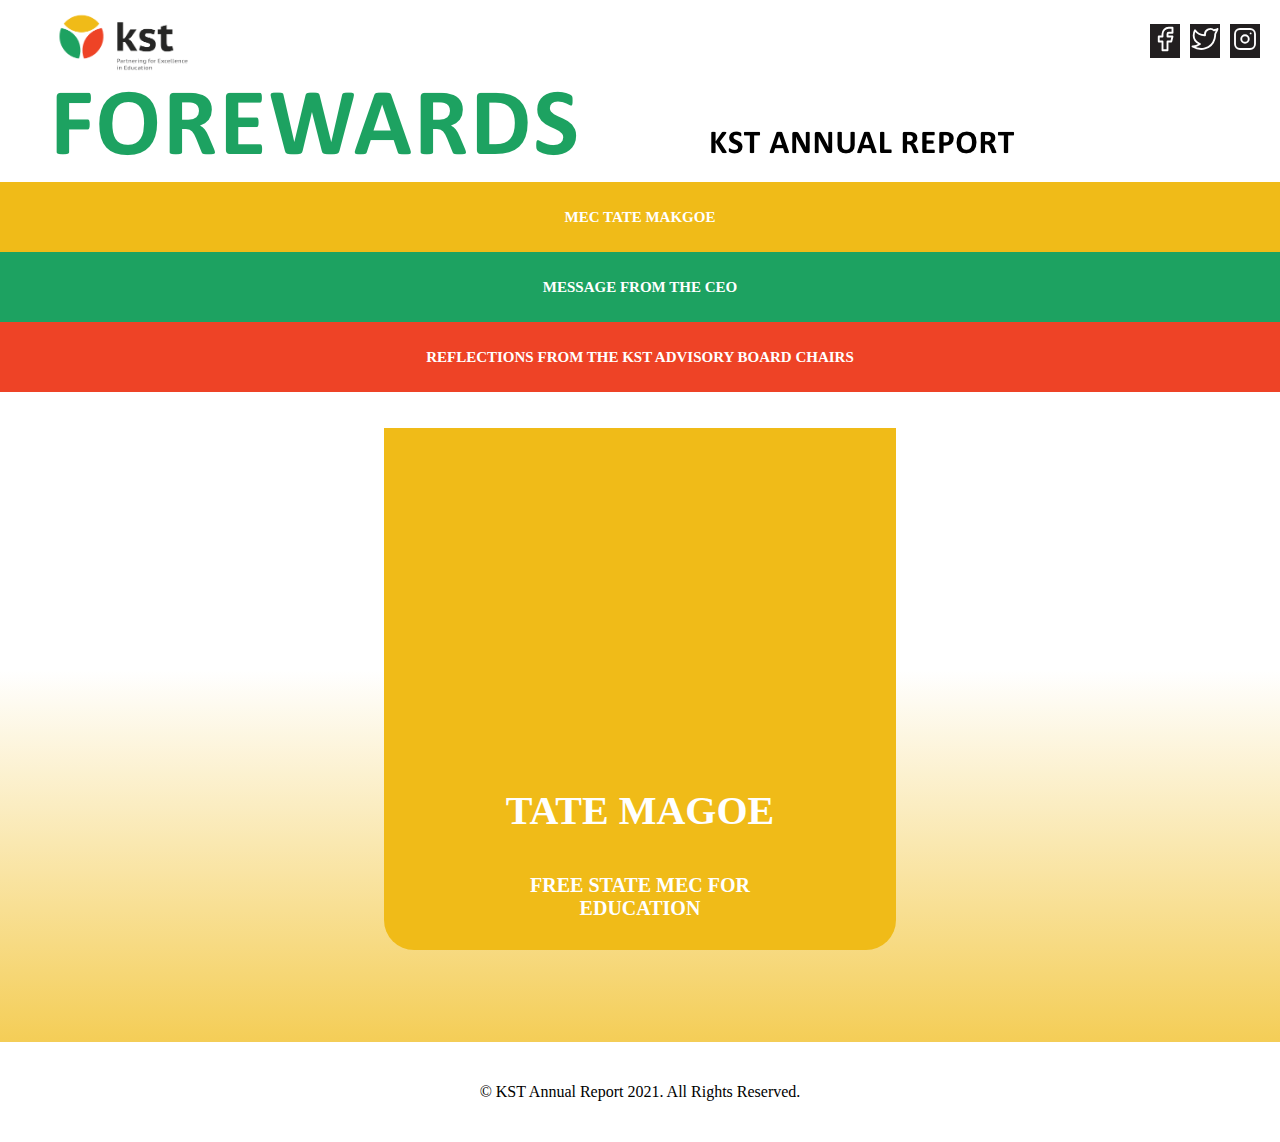
<file: screen1.html>
<!DOCTYPE html>
<html lang="en">

<head>
    <script src="https://cdnjs.cloudflare.com/ajax/libs/jquery/3.6.4/jquery.min.js" integrity="sha512-pumBsjNRGGqkPzKHndZMaAG+bir374sORyzM3uulLV14lN5LyykqNk8eEeUlUkB3U0M4FApyaHraT65ihJhDpQ==" crossorigin="anonymous" referrerpolicy="no-referrer"></script>
    <link rel="stylesheet" href="./screen1.css">
    <link rel="stylesheet" href="./footer.css">
    <meta charset="UTF-8">
    <meta http-equiv="X-UA-Compatible" content="IE=edge">
    <meta name="viewport" content="width=device-width, initial-scale=1.0">
    <title>Document</title>
</head>

<body>
    <div class="top-menu">
        <div class="top-section">
            <div class="left">
                <img class="logo" src="./images/KST-New-Logo-removebg-preview.png" alt="">
            </div>
            <div class="right socials">
                <a href="">
                    <svg xmlns="http://www.w3.org/2000/svg" class="icon icon-tabler icon-tabler-brand-facebook" width="30" height="30" viewBox="0 0 24 24" stroke-width="1.5" stroke="#ffff" fill="none" stroke-linecap="round" stroke-linejoin="round">
                    <path stroke="none" d="M0 0h24v24H0z" fill="none"/>
                    <path d="M7 10v4h3v7h4v-7h3l1 -4h-4v-2a1 1 0 0 1 1 -1h3v-4h-3a5 5 0 0 0 -5 5v2h-3" />
                  </svg>
                </a>
                <a href="">
                    <svg xmlns="http://www.w3.org/2000/svg" class="icon icon-tabler icon-tabler-brand-twitter" width="30" height="30" viewBox="0 0 24 24" stroke-width="1.5" stroke="#ffff" fill="none" stroke-linecap="round" stroke-linejoin="round">
                        <path stroke="none" d="M0 0h24v24H0z" fill="none"/>
                        <path d="M22 4.01c-1 .49 -1.98 .689 -3 .99c-1.121 -1.265 -2.783 -1.335 -4.38 -.737s-2.643 2.06 -2.62 3.737v1c-3.245 .083 -6.135 -1.395 -8 -4c0 0 -4.182 7.433 4 11c-1.872 1.247 -3.739 2.088 -6 2c3.308 1.803 6.913 2.423 10.034 1.517c3.58 -1.04 6.522 -3.723 7.651 -7.742a13.84 13.84 0 0 0 .497 -3.753c-.002 -.249 1.51 -2.772 1.818 -4.013z" />
                      </svg>
                </a>
                <a href="">
                    <svg xmlns="http://www.w3.org/2000/svg" class="icon icon-tabler icon-tabler-brand-instagram" width="30" height="30" viewBox="0 0 24 24" stroke-width="1.5" stroke="#ffff" fill="none" stroke-linecap="round" stroke-linejoin="round">
                        <path stroke="none" d="M0 0h24v24H0z" fill="none"/>
                        <rect x="4" y="4" width="16" height="16" rx="4" />
                        <circle cx="12" cy="12" r="3" />
                        <line x1="16.5" y1="7.5" x2="16.5" y2="7.501" />
                      </svg>
                </a>
            </div>
        </div>
        <div class="bottom-section">
            <img src="./images/Group 4.png" alt="">
        </div>
        <div class="menu">
            <div class="divs-menu" onclick="elementClickedTab('yellow')">
                <div class="div yellow">MEC TATE MAKGOE</div>
                <div class="div triangle triangle_1"></div>
            </div>
            <div class="divs-menu" onclick="elementClickedTab('green')">
                <div class="div green">MESSAGE FROM THE CEO</div>
                <div class="div triangle triangle_2"></div>
            </div>
            <div class="divs-menu" onclick="elementClickedTab('red')">
                <div class="div red">REFLECTIONS FROM THE KST ADVISORY BOARD CHAIRS</div>
                <div class="div triangle triangle_3"></div>
            </div>
        </div>
    </div>
    <div class="body-content">

    </div>

    <br> <br>
    <div class="content-section yellow-content">
        <div class="vid-section-wrapper">
            <div class="vid-container">
                <iframe width="100%" height="315" src="https://www.youtube.com/embed/HnmtHND79a0" title="YouTube video player" frameborder="0" allow="accelerometer; autoplay; clipboard-write; encrypted-media; gyroscope; picture-in-picture; web-share" allowfullscreen></iframe>
                <p class="sub-title">TATE MAGOE</p>
                <p class="sub-title-2">FREE STATE MEC FOR <br> EDUCATION</p>
            </div>
        </div>
        <br> <br> <br> <br>
    </div>
    <div class="content-section green-content">
        <br> <br>
        <div class="cover-img">
            <div class="text-container">
                <div class="rows">
                    <div class="row">
                        <img src="./images/Group6_2.png" alt="">
                    </div>

                </div>

            </div>
            <div class="green-banner">
                <div class="div-text-container">
                    <p class="long-t">I refer to these important accolades because KST has been intensively supporting the province and these two districts since 2013 and has contributed to the successes over the years. The results of the Motheo district are particularly
                        exceptional, as it was previously ranked one of the poorest performing districts in the country. There are many factors that account for the successes achieved by the FSDOE, which include KST’s own consistent and sustained interventions
                        via the DWSD model.</p>
                </div>
            </div>
        </div>
        <div class="last-green-section">
            <div class="div-containers-flex">
                <div class="div-f green-bg">
                    <p class="text">Our model is designed to be replicable, scalable, and sustainable. After eight years of implementing all the elements of this model in the Free State, we concluded this year, having activated a sustainability roadmap. The plan is to
                        ensure that educator capacity, infrastructure, instructional and institutional leadership development, social development interventions and successful partnerships are sustained and would remain in place as a legacy of KST.</p>
                </div>
                <div class="div-f img-bg-1">

                </div>
            </div>
            <div class="div-containers-flex">
                <div class="div-f img-bg-2">

                </div>
                <div class="div-f green-bg">
                    <p class="text">This plan was effected, having institutionalised resources and systems that are sufficient to ensure that KST’s methodologies and strategies continue to make a positive impact long after it has exited the province.</p>
                </div>
            </div>
        </div>
    </div>
    <div class="content-section red-content">
        <div class="red-bg-img">
            <div class="red-for-white">
                <div class="banner-r">
                    <img src="./images/banner-r.png" alt="">
                </div>
                <br> <br>
                <div class="red-rows">
                    <div class="row">
                        <p class="text">It came as no surprise, notwithstanding a challenging two years disrupted by the COVID-19 pandemic, that the province achieved first place in the country with its 2021 NSC results. I firmly believe that our interventions through
                            the DWSD model and Theory of Change, have made a significant contribution to this achievement.</p>
                    </div>
                    <div class="row">
                        <img src="./images/child-r.png" alt="">
                    </div>
                </div>
                <img class="rect" src="./images/rectangle.png" alt="">
            </div>
            <div class="red-scroll">
                <div class="red-box">
                    <p class="text">In addition to infrastructure development, educator and learner support, and social welfare interventions, KST also worked towards systemic change through an instructional leadership process, that aimed to impact the provincial and
                        district offices. The success of our model inspired the Anglo-American South Africa Education Programme to contract KST to implement DWSD in over 100 schools in Mpumalanga, Limpopo and the Northern Cape.</p>
                </div>
            </div>
        </div>
        <div class="banner-red-2">
            <img src="./images/red-last-part.png" alt="">
        </div>
        <div class="red-last-section">
            <p>We wish to commend and thank all KST’s partners for rising to this challenge and contributing to the improvement of education for school children in South Africa. We particularly applaud the FSDoE for their steadfast partnership with KST and
                look forward to the model being shared with other provinces, as a best practice for improving education in our country. </p>
        </div>
    </div>
    <div class="footer">
        <p class="copyright">&#169; KST Annual Report 2021. All Rights Reserved.</p>
    </div>
</body>
<script src="./scripts/menu-accordation.js"></script>

</html>
</file>
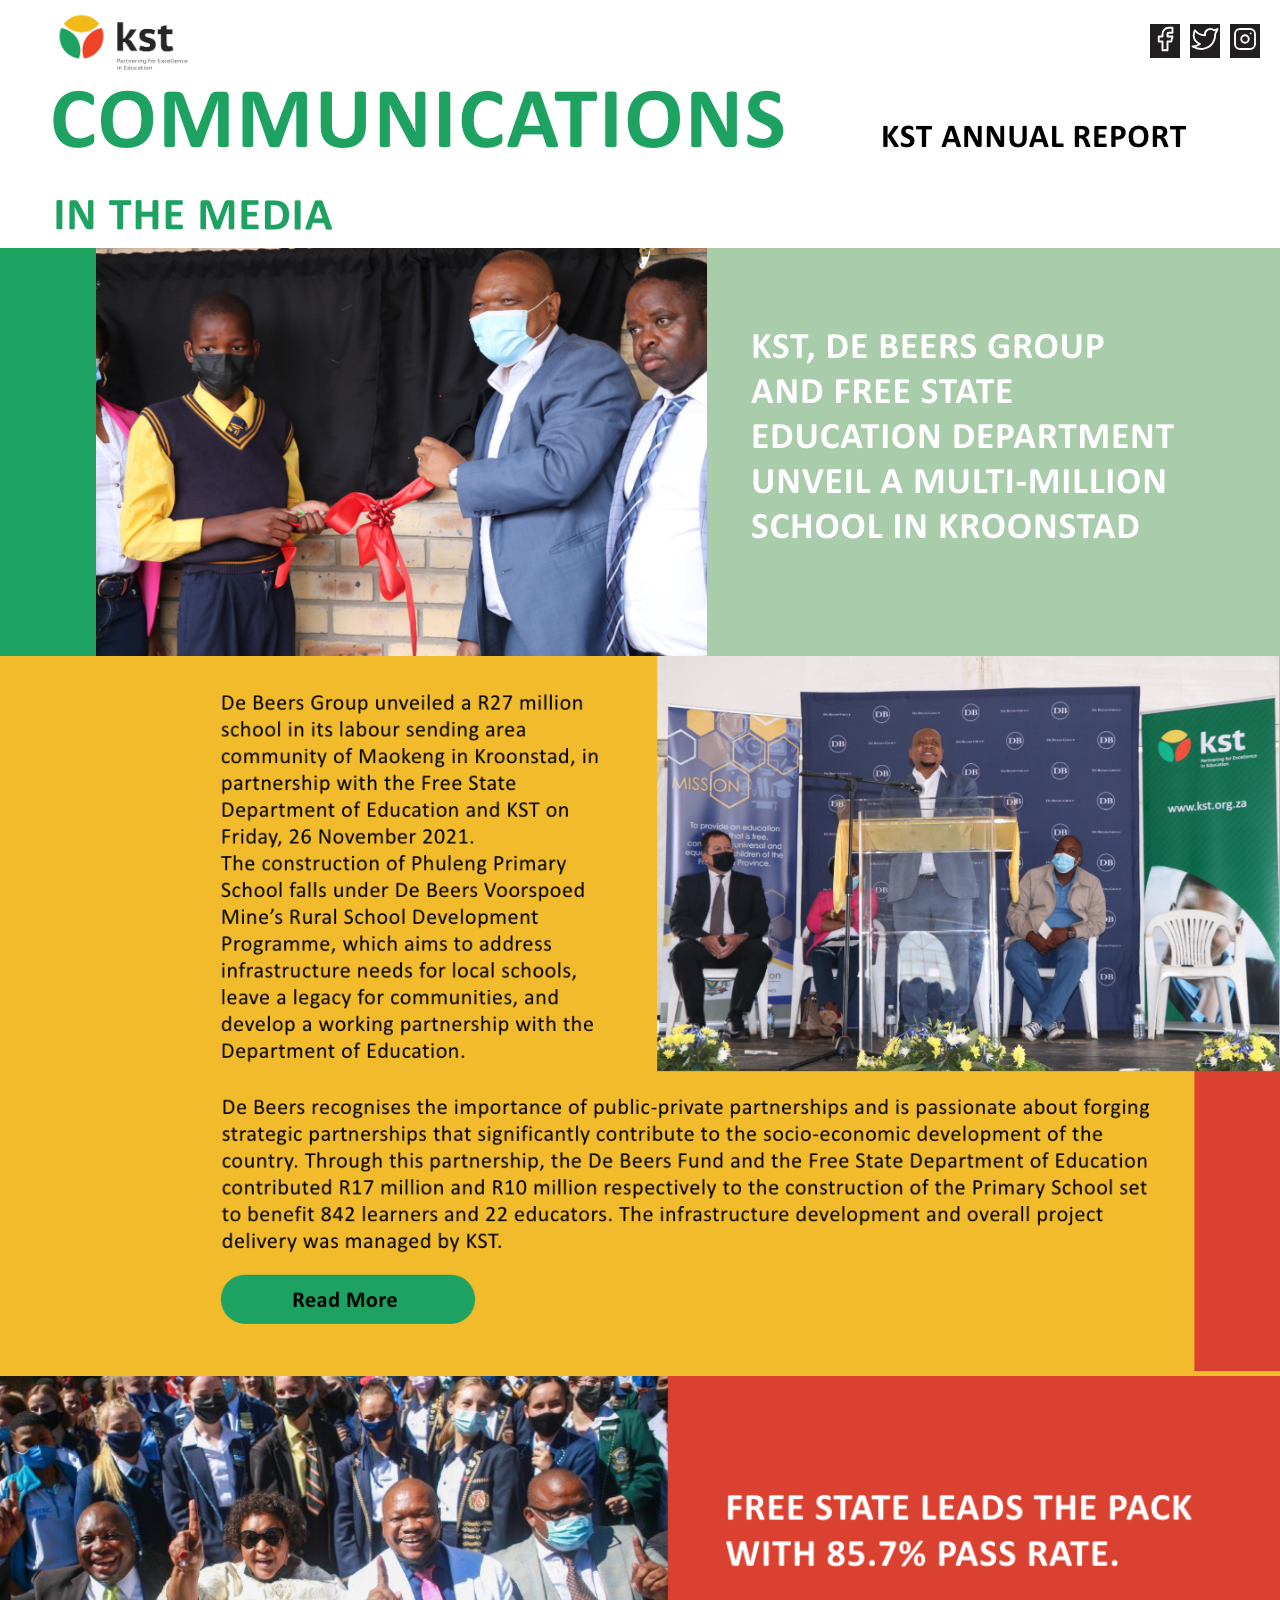
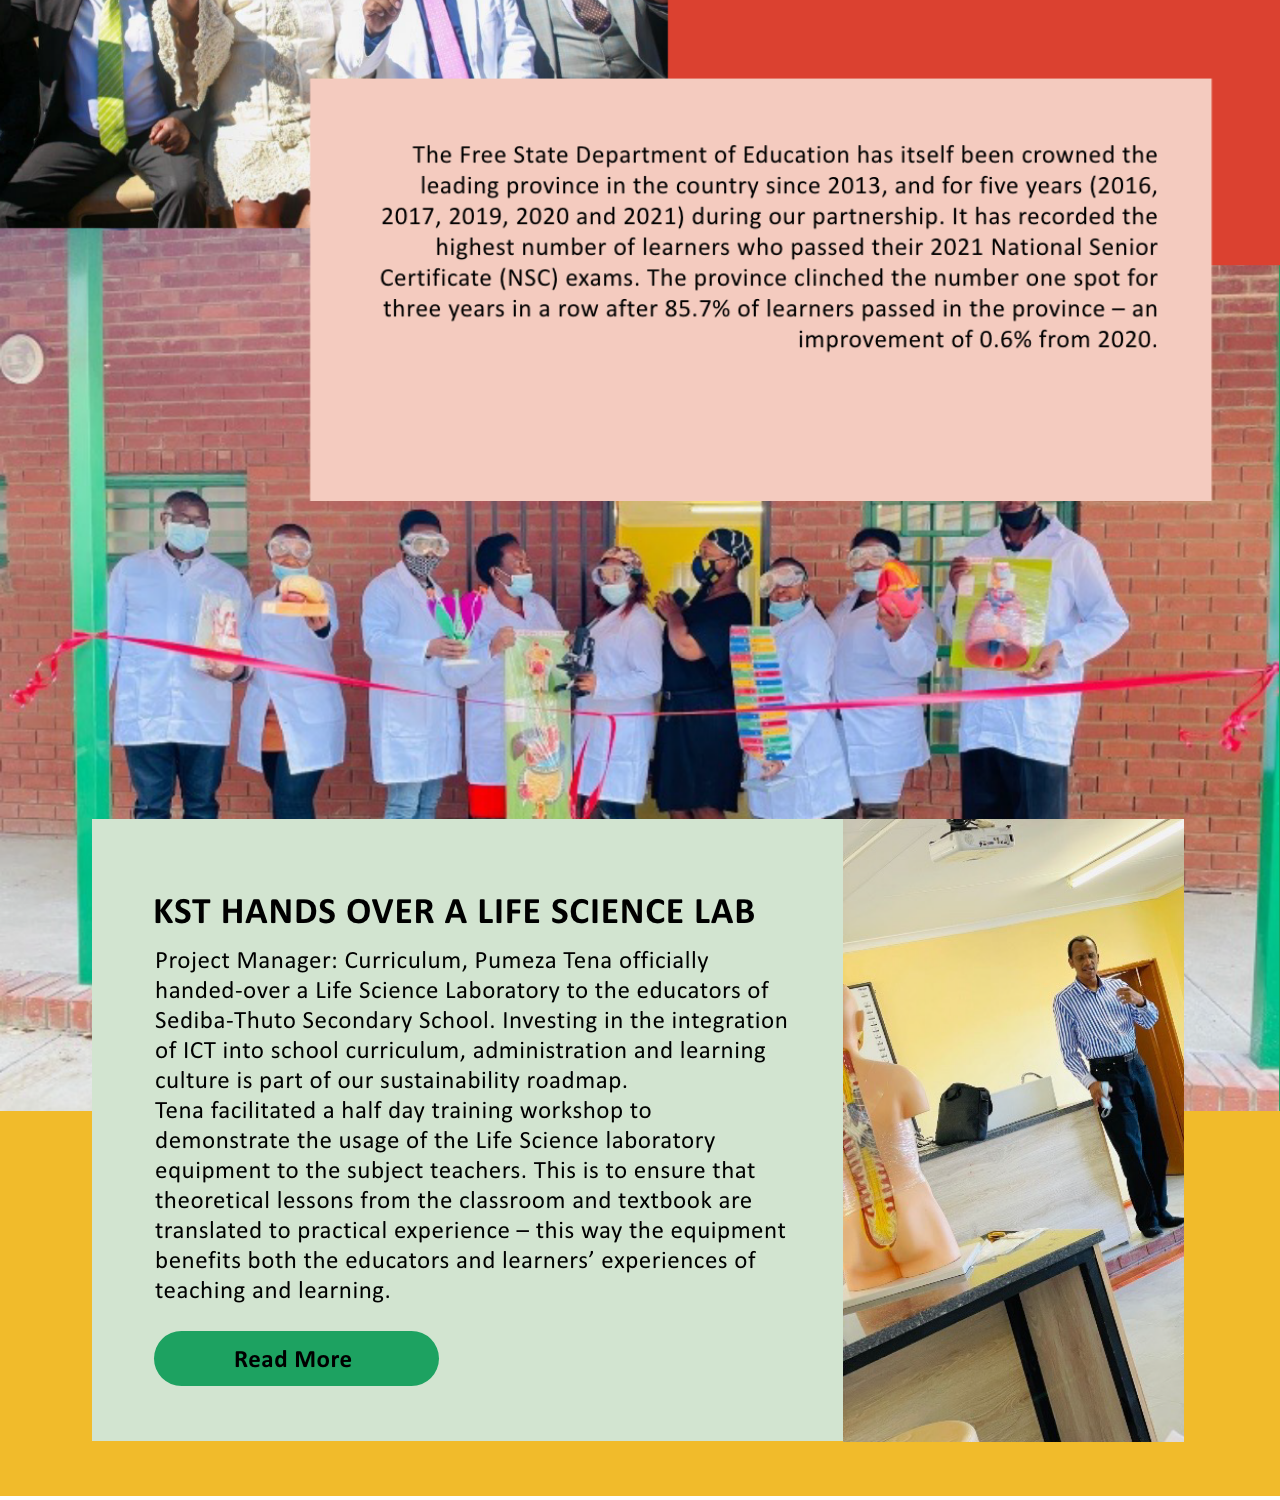
<file: communications/communications.html>
<!DOCTYPE html>
<html lang="en">

<head>
    <meta charset="UTF-8">
    <meta name="viewport" content="width=device-width, initial-scale=1.0">
    <title>Document</title>
    <link rel="stylesheet" href="./communications.css">

</head>

<body>
    <div class="top-menu">
        <div class="top-section">
            <div class="left">
                <a href="#1"> <img class="logo" src="../images/KST-New-Logo-removebg-preview.png" alt="" /></a>
            </div>
            <div class="right socials">
                <a href="">
                    <svg xmlns="http://www.w3.org/2000/svg" class="icon icon-tabler icon-tabler-brand-facebook" width="30" height="30" viewBox="0 0 24 24" stroke-width="1.5" stroke="#ffff" fill="none" stroke-linecap="round" stroke-linejoin="round">
                <path stroke="none" d="M0 0h24v24H0z" fill="none" />
                <path
                  d="M7 10v4h3v7h4v-7h3l1 -4h-4v-2a1 1 0 0 1 1 -1h3v-4h-3a5 5 0 0 0 -5 5v2h-3"
                />
              </svg>
                </a>
                <a href="">
                    <svg xmlns="http://www.w3.org/2000/svg" class="icon icon-tabler icon-tabler-brand-twitter" width="30" height="30" viewBox="0 0 24 24" stroke-width="1.5" stroke="#ffff" fill="none" stroke-linecap="round" stroke-linejoin="round">
                <path stroke="none" d="M0 0h24v24H0z" fill="none" />
                <path
                  d="M22 4.01c-1 .49 -1.98 .689 -3 .99c-1.121 -1.265 -2.783 -1.335 -4.38 -.737s-2.643 2.06 -2.62 3.737v1c-3.245 .083 -6.135 -1.395 -8 -4c0 0 -4.182 7.433 4 11c-1.872 1.247 -3.739 2.088 -6 2c3.308 1.803 6.913 2.423 10.034 1.517c3.58 -1.04 6.522 -3.723 7.651 -7.742a13.84 13.84 0 0 0 .497 -3.753c-.002 -.249 1.51 -2.772 1.818 -4.013z"
                />
              </svg>
                </a>
                <a href="">
                    <svg xmlns="http://www.w3.org/2000/svg" class="icon icon-tabler icon-tabler-brand-instagram" width="30" height="30" viewBox="0 0 24 24" stroke-width="1.5" stroke="#ffff" fill="none" stroke-linecap="round" stroke-linejoin="round">
                <path stroke="none" d="M0 0h24v24H0z" fill="none" />
                <rect x="4" y="4" width="16" height="16" rx="4" />
                <circle cx="12" cy="12" r="3" />
                <line x1="16.5" y1="7.5" x2="16.5" y2="7.501" />
              </svg>
                </a>
            </div>
        </div>
        <div class="bottom-section">
            <img src="./assets/Group 32.png" alt="" style="max-width: 90%" />
        </div>

        <div class="mobile_version" style="background-image: url('./assets/Group\ 31.png');background-size: cover;display: grid;justify-content: center;">
            <div style="display: grid;justify-content: center;align-items: center;">
                <img src="./assets/mobile-banner.png" alt="" style="max-width: 100%;">
            </div>
        </div>
        <div style="text-align: right;background-color: #F1BB2B;">
            <img style="width: 90%;" src="./assets/second_section.png" alt="">
        </div>
        <div class="ghj" style="min-height: 500px;background-size: cover;text-align: right;overflow: visible;position: relative;">
            <div style="position: relative;z-index: 1;">
                <img src="./assets/Group 34.png" style="width: 100%;" alt="">
            </div>
            <div class="mrtop" style="margin-top: -350px;background-color: #1DA261;position: relative;z-index: 0;">
                <img src="./assets/school.png" style="width: 100%;" alt="">
            </div>
            <div class="mr_bottom" style="margin-top: -400px;position: relative;z-index: 2;">
                <img src="./assets/Group 35.png" style="width: 100%;" alt="">
            </div>
        </div>
    </div>
</body>

</html>
</file>
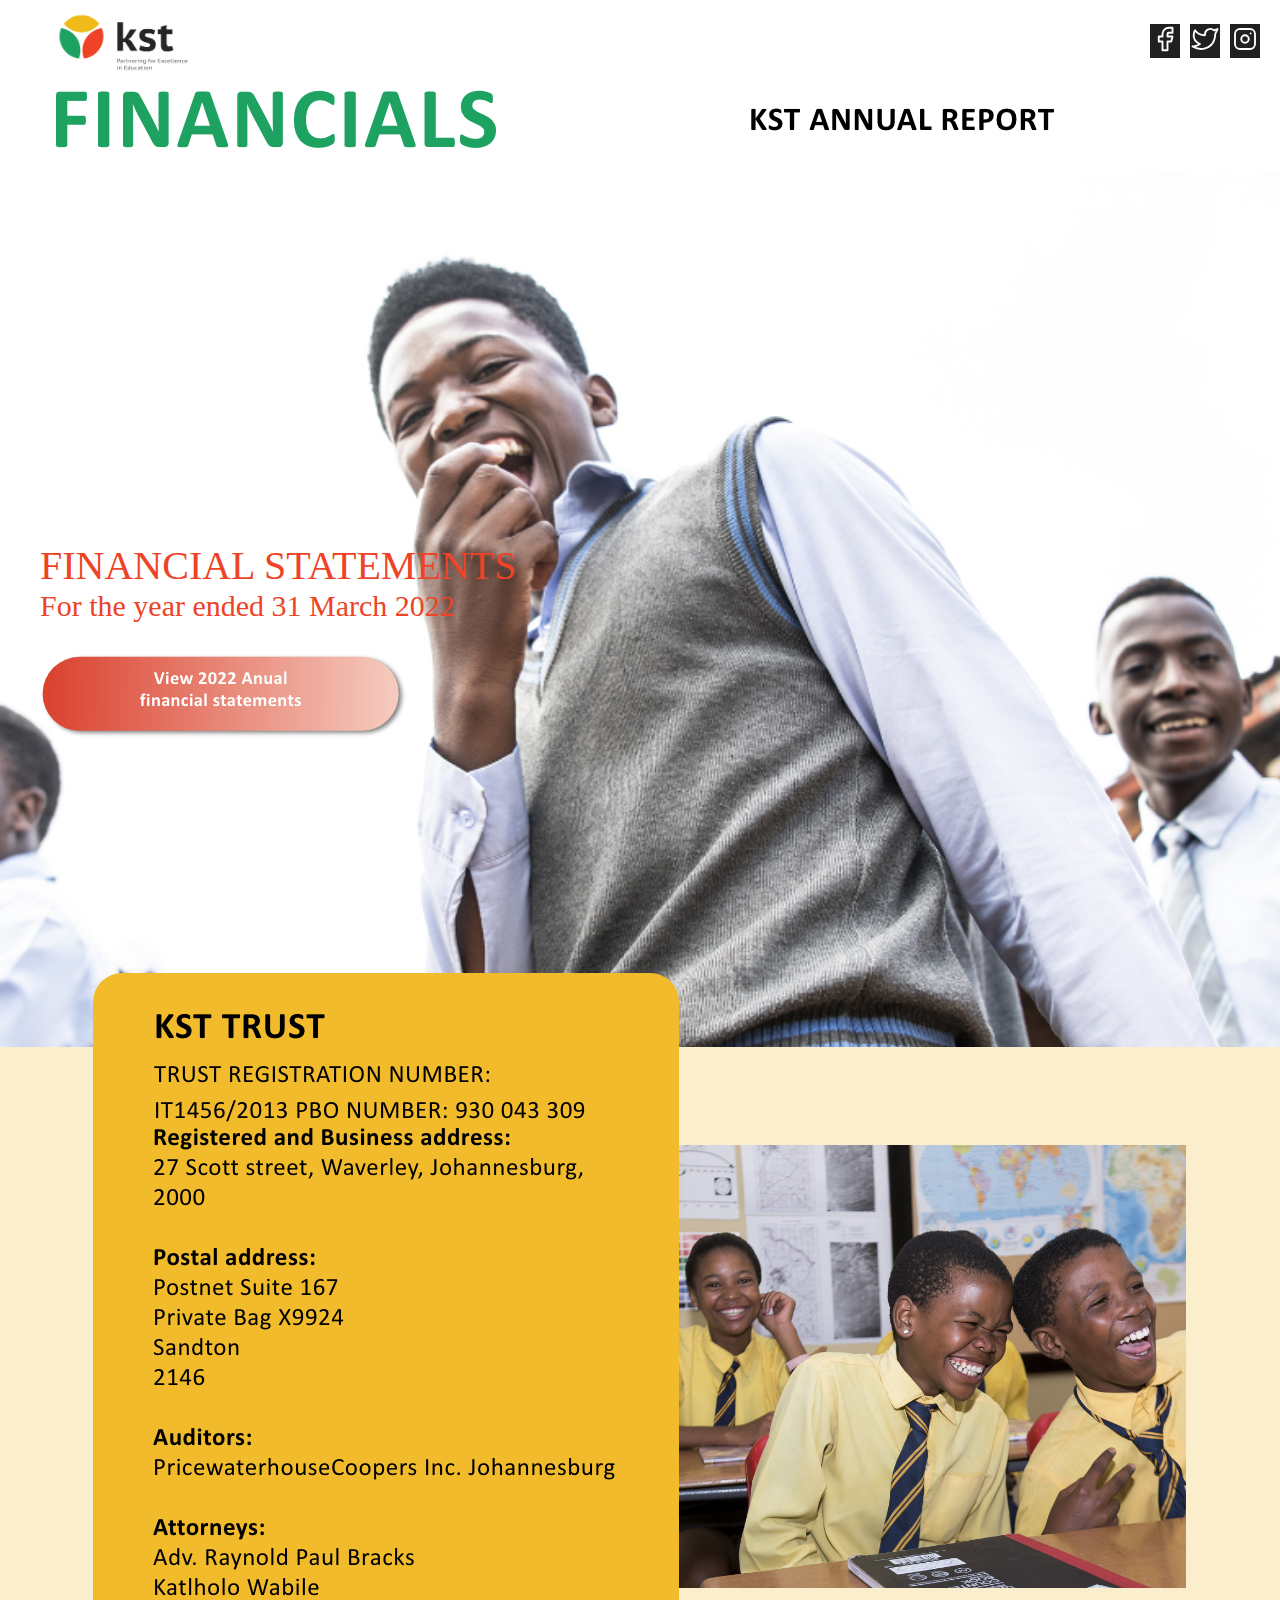
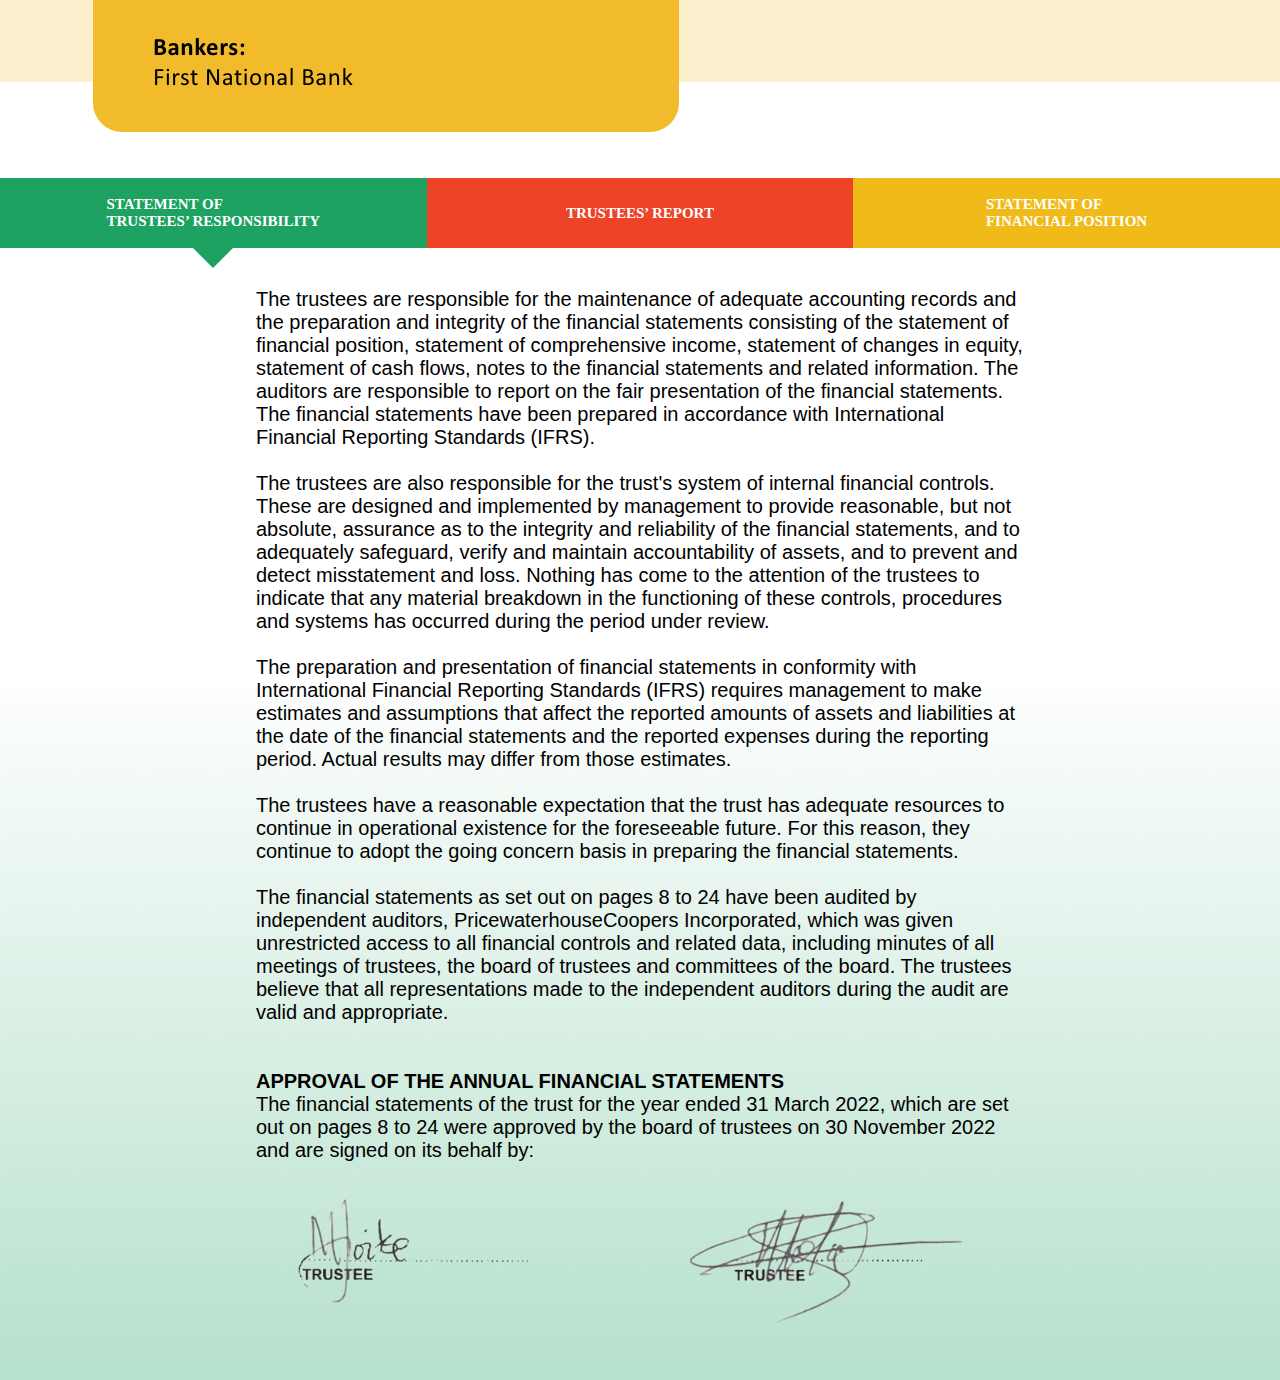
<file: financials/financials.html>
<!DOCTYPE html>
<html lang="en">

<head>
    <meta charset="UTF-8">
    <meta name="viewport" content="width=device-width, initial-scale=1.0">
    <title>Document</title>
    <link rel="stylesheet" href="./financials.css">
</head>

<body>
    <div class="top-menu">
        <div class="top-section">
            <div class="left">
                <a href="#1"> <img class="logo" src="../images/KST-New-Logo-removebg-preview.png" alt="">
                </a>
            </div>
            <div class="right socials">
                <a href="">
                    <svg xmlns="http://www.w3.org/2000/svg" class="icon icon-tabler icon-tabler-brand-facebook" width="30" height="30" viewBox="0 0 24 24" stroke-width="1.5" stroke="#ffff" fill="none" stroke-linecap="round" stroke-linejoin="round">
                    <path stroke="none" d="M0 0h24v24H0z" fill="none"/>
                    <path d="M7 10v4h3v7h4v-7h3l1 -4h-4v-2a1 1 0 0 1 1 -1h3v-4h-3a5 5 0 0 0 -5 5v2h-3" />
                  </svg>
                </a>
                <a href="">
                    <svg xmlns="http://www.w3.org/2000/svg" class="icon icon-tabler icon-tabler-brand-twitter" width="30" height="30" viewBox="0 0 24 24" stroke-width="1.5" stroke="#ffff" fill="none" stroke-linecap="round" stroke-linejoin="round">
                        <path stroke="none" d="M0 0h24v24H0z" fill="none"/>
                        <path d="M22 4.01c-1 .49 -1.98 .689 -3 .99c-1.121 -1.265 -2.783 -1.335 -4.38 -.737s-2.643 2.06 -2.62 3.737v1c-3.245 .083 -6.135 -1.395 -8 -4c0 0 -4.182 7.433 4 11c-1.872 1.247 -3.739 2.088 -6 2c3.308 1.803 6.913 2.423 10.034 1.517c3.58 -1.04 6.522 -3.723 7.651 -7.742a13.84 13.84 0 0 0 .497 -3.753c-.002 -.249 1.51 -2.772 1.818 -4.013z" />
                      </svg>
                </a>
                <a href="">
                    <svg xmlns="http://www.w3.org/2000/svg" class="icon icon-tabler icon-tabler-brand-instagram" width="30" height="30" viewBox="0 0 24 24" stroke-width="1.5" stroke="#ffff" fill="none" stroke-linecap="round" stroke-linejoin="round">
                        <path stroke="none" d="M0 0h24v24H0z" fill="none"/>
                        <rect x="4" y="4" width="16" height="16" rx="4" />
                        <circle cx="12" cy="12" r="3" />
                        <line x1="16.5" y1="7.5" x2="16.5" y2="7.501" />
                      </svg>
                </a>
            </div>
        </div>
        <div class="bottom-section">
            <img src="./assets/ban.png" alt="">
        </div>
        <div class="content_nu" style="background-image: url('./assets/kids_laugh.png');background-size: cover;background-repeat: no-repeat;background-position: bottom;min-height: 100vh;display: flex;align-items: center;">
            <div style="padding-left: 40px;">
                <p class="title_finance">FINANCIAL STATEMENTS </p>
                <p class="sub_t_finance">For the year ended 31 March 2022</p>
                <div style="">
                    <a href="" style="color: #fff;font-weight: bold;text-decoration: none;"><img src="./assets/btn.png" alt=""></a>
                </div>
            </div>
        </div>
        <div style="margin-top: -100px;">
            <img src="./assets/bgnh.png" style="width: 100%;" alt="">
        </div> <br> <br>
        <div class="menu_financials">
            <div class="divs-menu" onclick="elementClickedFinance('green')">
                <div class="div  green">STATEMENT OF <br> TRUSTEES’ RESPONSIBILITY</div>
                <div class="div triangle_financials triangle_1_financials"></div>
            </div>
            <div class="divs-menu" onclick="elementClickedFinance('red')">
                <div class="div   red">TRUSTEES’ REPORT</div>
                <div class="div triangle_financials triangle_2_financials"></div>
            </div>
            <div class="divs-menu" onclick="elementClickedFinance('yellow')">
                <div class="div  yellow">STATEMENT OF <br> FINANCIAL POSITION</div>
                <div class="div triangle_financials triangle_3_financials"></div>
            </div>
        </div>
    </div>
    <div class="body_financials financials_green" style="background-image: url('./assets/bg_green.png');background-size: contain;background-repeat: no-repeat;background-position: bottom;min-height: 100vh;display: flex;flex-direction: column;justify-content: center;">
        <div class="full_f_f" style="width: 60%;margin: auto;">
            <p style="font-family: 'Calibri', sans-serif;font-size: 20px;">
                The trustees are responsible for the maintenance of adequate accounting records and the preparation and integrity of the financial statements consisting of the statement of financial position, statement of comprehensive income, statement of changes in
                equity, statement of cash flows, notes to the financial statements and related information. The auditors are responsible to report on the fair presentation of the financial statements. The financial statements have been prepared in accordance
                with International Financial Reporting Standards (IFRS). <br> <br> The trustees are also responsible for the trust's system of internal financial controls. These are designed and implemented by management to provide reasonable,
                but not absolute, assurance as to the integrity and reliability of the financial statements, and to adequately safeguard, verify and maintain accountability of assets, and to prevent and detect misstatement and loss. Nothing has come to
                the attention of the trustees to indicate that any material breakdown in the functioning of these controls, procedures and systems has occurred during the period under review. <br> <br> The preparation and presentation of financial statements
                in conformity with International Financial Reporting Standards (IFRS) requires management to make estimates and assumptions that affect the reported amounts of assets and liabilities at the date of the financial statements and the reported
                expenses during the reporting period. Actual results may differ from those estimates. <br> <br> The trustees have a reasonable expectation that the trust has adequate resources to continue in operational existence for the foreseeable future.
                For this reason, they continue to adopt the going concern basis in preparing the financial statements. <br> <br> The financial statements as set out on pages 8 to 24 have been audited by independent auditors, PricewaterhouseCoopers Incorporated,
                which was given unrestricted access to all financial controls and related data, including minutes of all meetings of trustees, the board of trustees and committees of the board. The trustees believe that all representations made to the
                independent auditors during the audit are valid and appropriate. <br> <br> <br> <strong> APPROVAL OF THE ANNUAL FINANCIAL STATEMENTS</strong> <br> The financial statements of the trust for the year ended 31 March 2022, which are set out
                on pages 8 to 24 were approved by the board of trustees on 30 November 2022 and are signed on its behalf by:
            </p>
        </div>
        <div style="display: grid;grid-template-columns: 100%;justify-content: center;width: 60%;margin: auto;">
            <div class="full_f_f" style="text-align: center;">
                <img src="./assets/signature-removebg-preview.png" alt="" style="max-width: 100%;">
            </div>

        </div>
    </div>
    <div class="body_financials financials_red" style="background-image: url('./assets/red_bg.png');background-size: contain;background-repeat: no-repeat;background-position: bottom;min-height: 100vh;display: flex;flex-direction: column;justify-content: center;display: none;">
        <div class="full_f_f" style="width: 60%;margin: auto;">
            <p style="font-family: 'Calibri', sans-serif;font-size: 20px;">
                The trustees present their annual report of the trust for the year ended 31 March 2022. <br> <br><strong> Country of incorporation and domicile</strong> <br> South Africa <br> <br> <strong>Nature of business</strong> <br> The principal
                activity of the trust is to assist schools in need by mobilising resources from individuals and companies willing to invest in the development of South Africa's future human capital. <br> <br> <strong> Trustees: </strong> <br> The following
                trustees were in office during the year: Mankodi Magdeline Moitse <br> Julian Dominque Mixon <br> Yvonne Nokukhanya Themba <br> Steven Lebere <br> Patience Baloyi (Resigned 30 April 2021) <br> Tracey Henry (Resigned 08 June 2022) <br>                Jonas Themba Mola <br> Mzomhle Patrick Nyenjana <br> Mmabatho Nthabiseng Maboya <br> <br>
                <strong>Subsequent events</strong> <br> The Free State Department of Education has notified KST Trust that they will not be providing funding for the 31 March 2023 Financial year. The trust is currently wrapping up Infrastructure projects
                at Motheo district and Fezile Dabi district till the end of December 2022. <br> <br>
                <strong>Going concern</strong> <br> The financial statements have been prepared on the basis of accounting policies applicable to a going concern. This basis presumes that funds will be available to finance future operations and that the
                realisation of assets and settlement of liabilities, contingent obligations and commitments will occur in the ordinary course of business. <br> <br>
                <strong>Operating results </strong> <br> The financial position and operating results of the trust are fully set out on pages 8 to 24 of the financial statements and do not, in the opinion of the trustees, require any further comment.
                <br> <br>


            </p>
        </div>
        <div style="display: grid;grid-template-columns: 100%;justify-content: center;width: 60%;margin: auto;">

        </div>
    </div>
    <div class="body_financials financials_yellow" style="background-image: url('./assets/yellow_bg.png');background-size: contain;background-repeat: no-repeat;background-position: bottom;min-height: 100vh;display: flex;flex-direction: column;justify-content: center;display: none;">
        <br> <br>
        <div class="full_f_f" style="display: grid;grid-template-columns: 100%;justify-content: center;width: 60%;margin: auto;max-width: 100%;">
            <img class="large_img" src="./assets/Group 3.png" alt="" style="max-width: 100%;">
        </div>
    </div>
</body>
<script src="./menu_acc_new.js">
</script>

</html>
</file>
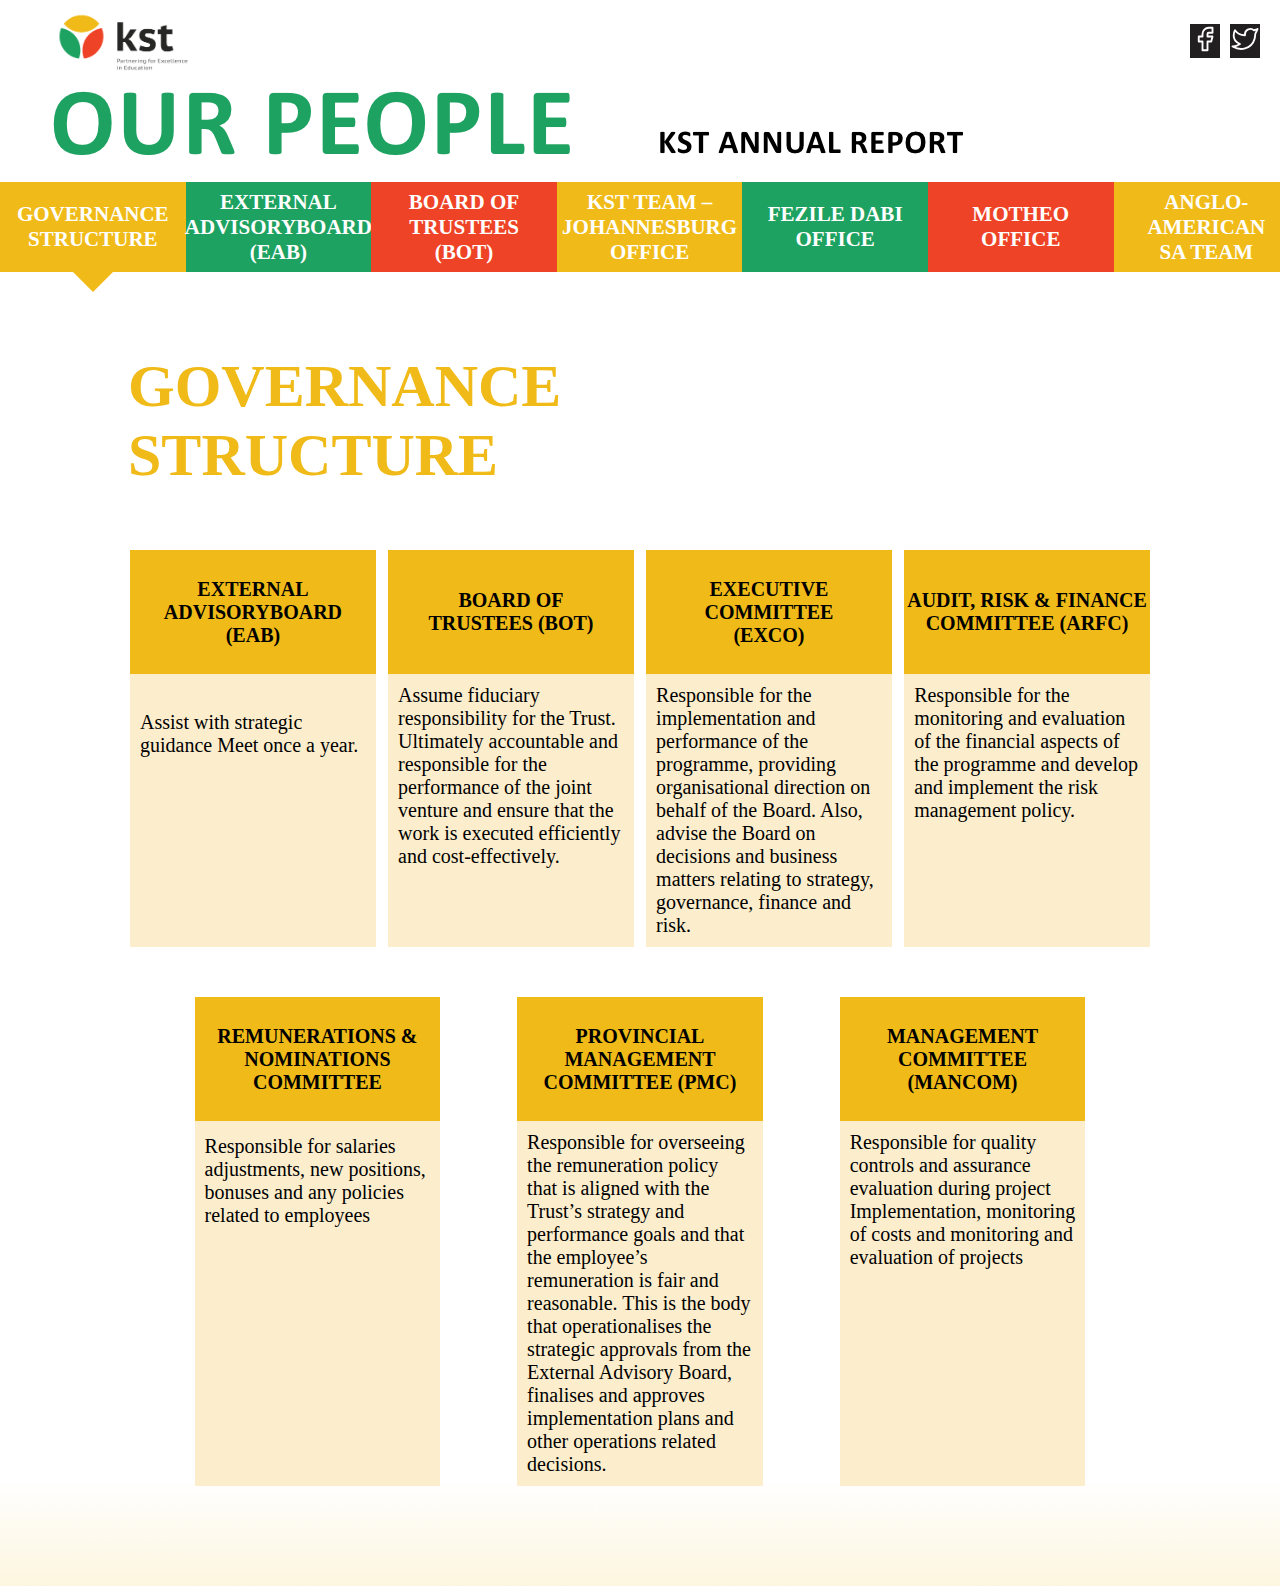
<file: our_people/our_people.html>
<!DOCTYPE html>
<html lang="en">
  <head>
    <script
      src="https://cdnjs.cloudflare.com/ajax/libs/jquery/3.6.4/jquery.min.js"
      integrity="sha512-pumBsjNRGGqkPzKHndZMaAG+bir374sORyzM3uulLV14lN5LyykqNk8eEeUlUkB3U0M4FApyaHraT65ihJhDpQ=="
      crossorigin="anonymous"
      referrerpolicy="no-referrer"
    ></script>
    <!-- <link rel="stylesheet" href="../screen1.css"> -->
    <link rel="stylesheet" href="../footer.css" />
    <meta charset="UTF-8" />
    <meta http-equiv="X-UA-Compatible" content="IE=edge" />
    <meta name="viewport" content="width=device-width, initial-scale=1.0" />
    <title>Document</title>
    <link rel="stylesheet" href="./our_people.css" />
  </head>
  <body>
    <div class="top-menu">
      <div class="top-section">
        <div class="left">
         <a href="#1"> <img
            class="logo"
            src="../images/KST-New-Logo-removebg-preview.png"
            alt=""
          /></a>
        </div>
        <div class="right socials">
          <a target="_blank" href="https://www.facebook.com/profile.php?id=100064591605382">
            <svg
              xmlns="http://www.w3.org/2000/svg"
              class="icon icon-tabler icon-tabler-brand-facebook"
              width="30"
              height="30"
              viewBox="0 0 24 24"
              stroke-width="1.5"
              stroke="#ffff"
              fill="none"
              stroke-linecap="round"
              stroke-linejoin="round"
            >
              <path stroke="none" d="M0 0h24v24H0z" fill="none" />
              <path
                d="M7 10v4h3v7h4v-7h3l1 -4h-4v-2a1 1 0 0 1 1 -1h3v-4h-3a5 5 0 0 0 -5 5v2h-3"
              />
            </svg>
          </a>
          <a target="_blank" href="https://twitter.com/KST_DWSD">
            <svg
              xmlns="http://www.w3.org/2000/svg"
              class="icon icon-tabler icon-tabler-brand-twitter"
              width="30"
              height="30"
              viewBox="0 0 24 24"
              stroke-width="1.5"
              stroke="#ffff"
              fill="none"
              stroke-linecap="round"
              stroke-linejoin="round"
            >
              <path stroke="none" d="M0 0h24v24H0z" fill="none" />
              <path
                d="M22 4.01c-1 .49 -1.98 .689 -3 .99c-1.121 -1.265 -2.783 -1.335 -4.38 -.737s-2.643 2.06 -2.62 3.737v1c-3.245 .083 -6.135 -1.395 -8 -4c0 0 -4.182 7.433 4 11c-1.872 1.247 -3.739 2.088 -6 2c3.308 1.803 6.913 2.423 10.034 1.517c3.58 -1.04 6.522 -3.723 7.651 -7.742a13.84 13.84 0 0 0 .497 -3.753c-.002 -.249 1.51 -2.772 1.818 -4.013z"
              />
            </svg>
          </a>
          
        </div>
      </div>
      <div class="bottom-section">
        <img
          src="./our_people_assets/our_people.png"
          alt=""
          style="max-width: 90%"
        />
      </div>
      <div class="menu_our_people">
        <div class="divs-menu" onclick="elementClickedOur('one')">
          <div class="div yellow one txt">
            GOVERNANCE <br />
            STRUCTURE
          </div>
          <div class="div triangle_our_people triangle_one_our_people"></div>
        </div>
        <div class="divs-menu" onclick="elementClickedOur('two')">
          <div class="div green two txt">
            EXTERNAL <br />
            ADVISORYBOARD <br />
            (EAB)
          </div>
          <div class="div triangle_our_people triangle_two_our_people triangle_2_our_people"></div>
        </div>
        <div class="divs-menu" onclick="elementClickedOur('three')">
          <div class="div red three txt">
            BOARD OF <br />
            TRUSTEES <br />
            (BOT)
          </div>
          <div class="div triangle_our_people triangle_three_our_people triangle_3_our_people"></div>
        </div>

        <div class="divs-menu" onclick="elementClickedOur('four')">
          <div class="div yellow four txt">
            KST TEAM – <br />
            JOHANNESBURG <br />
            OFFICE
          </div>
          <div class="div triangle_our_people triangle_four_our_people triangle_1_our_people"></div>
        </div>
        <div class="divs-menu" onclick="elementClickedOur('five')">
          <div class="div green five txt">
            FEZILE DABI <br />
            OFFICE
          </div>
          <div class="div triangle_our_people triangle_five_our_people triangle_2_our_people"></div>
        </div>
        <div class="divs-menu" onclick="elementClickedOur('six')">
          <div class="div red six txt">
            MOTHEO <br />
            OFFICE
          </div>
          <div class="div triangle_our_people triangle_six_our_people triangle_3_our_people"></div>
        </div>

        <div class="divs-menu" onclick="elementClickedOur('seven')">
          <div class="div yellow seven txt" style="text-transform: uppercase">
            ANGLO-AMERICAN <br />
            SA TEAM
          </div>
          <div class="div triangle_our_people triangle_seven_our_people triangle_1_our_people"></div>
        </div>
      </div>
    </div>
    <div class="body_our_people yellow_body_first" style="background-image: url('./our_people_assets/yellow_bg.png');background-position: bottom;background-size: contain;background-repeat: no-repeat;display: block;">
      <!-- GOVERNANCE -->
      <div class="title_wrapper">
        <p class="t_boldo c_yellow">
          GOVERNANCE <br />
          STRUCTURE
        </p>
      </div>

      <div class="columns_holdero">
        <div class="column_new">
          <div class="column_new-tp">
            <p class="container_title">
              EXTERNAL <br />ADVISORYBOARD <br />
              (EAB)
            </p>
          </div>
          <div class="column_b_tp">
            Assist with strategic guidance Meet once a year.
          </div>
        </div>
        <div class="column_new">
          <div class="column_new-tp">
            <p class="container_title">BOARD OF <br />TRUSTEES (BOT)</p>
          </div>
          <div class="column_b_tp">
            Assume fiduciary responsibility for the Trust. Ultimately
            accountable and responsible for the performance of the joint venture
            and ensure that the work is executed efficiently and
            cost-effectively.
          </div>
        </div>
        <div class="column_new">
          <div class="column_new-tp">
            <p class="container_title">EXECUTIVE COMMITTEE <br />(EXCO)</p>
          </div>
          <div class="column_b_tp">
            Responsible for the implementation and performance of the programme,
            providing organisational direction on behalf of the Board. Also,
            advise the Board on decisions and business matters relating to
            strategy, governance, finance and risk.
          </div>
        </div>
        <div class="column_new">
          <div class="column_new-tp">
            <p class="container_title">
              AUDIT, RISK & FINANCE <br />
              COMMITTEE (ARFC)
            </p>
          </div>
          <div class="column_b_tp">
            Responsible for the monitoring and evaluation of the financial
            aspects of the programme and develop and implement the risk
            management policy.
          </div>
        </div>

        <!-- another row -->
        <div class="column_new">
          <div class="column_new-tp">
            <p class="container_title">
              REMUNERATIONS & <br />
              NOMINATIONS <br />
              COMMITTEE
            </p>
          </div>
          <div class="column_b_tp">
            Responsible for salaries adjustments, new positions, bonuses and any
            policies related to employees
          </div>
        </div>
        <div class="column_new">
          <div class="column_new-tp">
            <p class="container_title">
              PROVINCIAL MANAGEMENT <br />
              COMMITTEE (PMC)
            </p>
          </div>
          <div class="column_b_tp">
            Responsible for overseeing the remuneration policy that is aligned
            with the Trust’s strategy and performance goals and that the
            employee’s remuneration is fair and reasonable. This is the body
            that operationalises the strategic approvals from the External
            Advisory Board, finalises and approves implementation plans and
            other operations related decisions.
          </div>
        </div>
        <div class="column_new">
          <div class="column_new-tp">
            <p class="container_title">
              MANAGEMENT <br />
              COMMITTEE (MANCOM)
            </p>
          </div>
          <div class="column_b_tp">
            Responsible for quality controls and assurance evaluation during
            project Implementation, monitoring of costs and monitoring and
            evaluation of projects
          </div>
        </div>
      </div>
      <div style="min-height: 100px"></div>
    </div>
    <div class="body_our_people green_body_first" style="background-image: url('./our_people_assets/green_bg.png');background-position: bottom;background-size: contain;background-repeat: no-repeat;display: none;">
        <br> <br> <br>
        <div class="img_section_container m" style="display: none;">
            <div class="box_wrapper_pt">
                <img src="./our_people_assets/people/Dr Tshepo  Motsepe.png" alt="" class="profile_pt">
                <p class="profile_text">Dr Tshepo  Motsepe</p>
            </div>
            <div class="box_wrapper_pt">
                <img src="./our_people_assets/people/Mankone  Ntsaba.png" alt="" class="profile_pt">
                <p class="profile_text">Mankone  Ntsaba</p>
            </div>
            <div class="box_wrapper_pt">
                <img src="./our_people_assets/people/MEC Dr Tate  Makgoe.png" alt="" class="profile_pt">
                <p class="profile_text">MEC Dr Tate  Makgoe</p>
            </div>
            <div class="box_wrapper_pt">
                <img src="./our_people_assets/people/Adv Tsoarelo  Malakoane.png" alt="" class="profile_pt">
                <p class="profile_text">Adv Tsoarelo  Malakoane</p>
            </div>
            <div class="box_wrapper_pt">
                <img src="./our_people_assets/people/Dr Joseph  Sebonyane.png" alt="" class="profile_pt">
                <p class="profile_text">Dr Joseph  Sebonyane</p>
            </div>
            <div class="box_wrapper_pt">
                <img src="./our_people_assets/people/Dean Zwo  Nevhutalu.png" alt="" class="profile_pt">
                <p class="profile_text">Dean Zwo  Nevhutalu</p>
            </div>
            <div class="box_wrapper_pt">
                <img src="./our_people_assets/people/Dr James  Motlatsi.png" alt="" class="profile_pt">
                <p class="profile_text">Dr James  Motlatsi</p>
            </div>
            <div class="box_wrapper_pt">
                <img src="./our_people_assets/people/Mankodi  Moitse.png" alt="" class="profile_pt">
                <p class="profile_text">Mankodi  Moitse</p>
            </div>
            <div class="box_wrapper_pt">
                <img src="./our_people_assets/people/Mmabatho  Maboya.png" alt="" class="profile_pt">
                <p class="profile_text">Mmabatho  Maboya</p>
            </div>
            <div class="box_wrapper_pt">
                <img src="./our_people_assets/people/Tsatsi  Montso.png" alt="" class="profile_pt">
                <p class="profile_text">Tsatsi  Montso</p>
            </div>
            <div class="box_wrapper_pt">
                <img src="./our_people_assets/people/Phuti  Mahanyele-Dabengwa.png" alt="" class="profile_pt">
                <p class="profile_text">Phuti  Mahanyele-Dabengwa</p>
            </div>
            <div class="box_wrapper_pt">
                <img src="./our_people_assets/people/Yvonne  Themba.png" alt="" class="profile_pt">
                <p class="profile_text">Yvonne  Themba</p>
            </div>
            <div class="box_wrapper_pt">
                <img src="./our_people_assets/people/Tracey  Henry.png" alt="" class="profile_pt">
                <p class="profile_text">Tracey  Henry</p>
            </div>
            <div class="box_wrapper_pt">
                <img src="./our_people_assets/people/Steven  Lebere.png" alt="" class="profile_pt">
                <p class="profile_text">Steven  Lebere</p>
            </div>
            <div class="box_wrapper_pt">
                <img src="./our_people_assets/people/Nonhlanhla  Baloyi (Resigned April 2021).png" alt="" class="profile_pt">
                <p class="profile_text">Nonhlanhla  Baloyi <br><strong> (Resigned April 2021)</strong></p>
            </div>
            <div class="box_wrapper_pt">
                <img src="./our_people_assets/people/Mzomuhle  Nyenjana.png" alt="" class="profile_pt">
                <p class="profile_text">Mzomuhle  Nyenjana</p>
            </div>
            <div class="box_wrapper_pt">
                <img src="./our_people_assets/people/Julian  Mixon.png" alt="" class="profile_pt">
                <p class="profile_text">Julian  Mixon</p>
            </div>
            <div class="box_wrapper_pt">
                <img src="./our_people_assets/people/Themba  Mola.png" alt="" class="profile_pt">
                <p class="profile_text">Themba  Mola</p>
            </div>
        </div>
        <div class="img_section_container l">
            <div class="box_wrapper_pt">
                <img src="./our_people_assets/people/Dr Tshepo  Motsepe.png" alt="" class="profile_pt">
                <p class="profile_text">Dr Tshepo  Motsepe</p>
            </div>
            <div class="box_wrapper_pt">
                <img src="./our_people_assets/people/Mankone  Ntsaba.png" alt="" class="profile_pt">
                <p class="profile_text">Mankone  Ntsaba</p>
            </div>
            <div class="box_wrapper_pt">
                <img src="./our_people_assets/people/MEC Dr Tate  Makgoe.png" alt="" class="profile_pt">
                <p class="profile_text">MEC Dr Tate  Makgoe</p>
            </div>
            <div class="box_wrapper_pt">
                <img src="./our_people_assets/people/Adv Tsoarelo  Malakoane.png" alt="" class="profile_pt">
                <p class="profile_text">Adv Tsoarelo  Malakoane</p>
            </div>
            <div class="box_wrapper_pt">
                <img src="./our_people_assets/people/Dr Joseph  Sebonyane.png" alt="" class="profile_pt">
                <p class="profile_text">Dr Joseph  Sebonyane</p>
            </div>
            <div class="box_wrapper_pt">
                <img src="./our_people_assets/people/Dean Zwo  Nevhutalu.png" alt="" class="profile_pt">
                <p class="profile_text">Dean Zwo  Nevhutalu</p>
            </div>
            <div class="box_wrapper_pt">
                <img src="./our_people_assets/people/Dr James  Motlatsi.png" alt="" class="profile_pt">
                <p class="profile_text">Dr James  Motlatsi</p>
            </div>
        </div>
        <div class="img_section_container l">
            <div class="box_wrapper_pt">
                <img src="./our_people_assets/people/Mankodi  Moitse.png" alt="" class="profile_pt">
                <p class="profile_text">Mankodi  Moitse</p>
            </div>
            <div class="box_wrapper_pt">
                <img src="./our_people_assets/people/Mmabatho  Maboya.png" alt="" class="profile_pt">
                <p class="profile_text">Mmabatho  Maboya</p>
            </div>
            <div class="box_wrapper_pt">
                <img src="./our_people_assets/people/Tsatsi  Montso.png" alt="" class="profile_pt">
                <p class="profile_text">Tsatsi  Montso</p>
            </div>
            <div class="box_wrapper_pt">
                <img src="./our_people_assets/people/Phuti  Mahanyele-Dabengwa.png" alt="" class="profile_pt">
                <p class="profile_text">Phuti  Mahanyele-Dabengwa</p>
            </div>
            <div class="box_wrapper_pt">
                <img src="./our_people_assets/people/Yvonne  Themba.png" alt="" class="profile_pt">
                <p class="profile_text">Yvonne  Themba</p>
            </div>
            <div class="box_wrapper_pt">
                <img src="./our_people_assets/people/Tracey  Henry.png" alt="" class="profile_pt">
                <p class="profile_text">Tracey  Henry</p>
            </div>
            <div class="box_wrapper_pt">
                <img src="./our_people_assets/people/Steven  Lebere.png" alt="" class="profile_pt">
                <p class="profile_text">Steven  Lebere</p>
            </div>
        </div>
        <div class="img_section_container l">
            <div class="box_wrapper_pt">
                <img src="./our_people_assets/people/Nonhlanhla  Baloyi (Resigned April 2021).png" alt="" class="profile_pt">
                <p class="profile_text">Nonhlanhla  Baloyi <br><strong> (Resigned April 2021)</strong></p>
            </div>
            <div class="box_wrapper_pt">
                <img src="./our_people_assets/people/Mzomuhle  Nyenjana.png" alt="" class="profile_pt">
                <p class="profile_text">Mzomuhle  Nyenjana</p>
            </div>
            <div class="box_wrapper_pt">
                <img src="./our_people_assets/people/Julian  Mixon.png" alt="" class="profile_pt">
                <p class="profile_text">Julian  Mixon</p>
            </div>
            <div class="box_wrapper_pt">
                <img src="./our_people_assets/people/Themba  Mola.png" alt="" class="profile_pt">
                <p class="profile_text">Themba  Mola</p>
            </div>
        </div>
    </div>
    <div class="body_our_people red_body_first" style="background-image: url('./our_people_assets/bg_red.png');background-position: bottom;background-size: contain;background-repeat: no-repeat;min-height: 70vh;display: none;">
        <br> <br> <br>
        <div class="rd_row">
            <div class="rd_col">
                <img src="./our_people_assets/red_people/Group 18.png" alt="" class="profile_pt">
                <p class="profile_text">Mankodi 
                    Moitse</p>
            </div>
            <div class="rd_col">
                <img src="./our_people_assets/red_people/Group 19.png" alt="" class="profile_pt">
                <p class="profile_text">Mmabatho 
                    Maboya</p>
            </div>
            <div class="rd_col">
                <img src="./our_people_assets/red_people/Group 20.png" alt="" class="profile_pt">
                <p class="profile_text">Steven 
                    Lebere</p>
            </div>
            <div class="rd_col">
                <img src="./our_people_assets/red_people/Group 21.png" alt="" class="profile_pt">
                <p class="profile_text">Mzomuhle 
                    Nyenjana
                    </p>
            </div>
            <div class="rd_col">
                <img src="./our_people_assets/red_people/Group 22.png" alt="" class="profile_pt">
                <p class="profile_text">Julian 
                    Mixon</p>
            </div>
            <div class="rd_col">
                <img src="./our_people_assets/red_people/Group 26.png" alt="" class="profile_pt">
                <p class="profile_text">Themba
                    Mola
                    </p>
            </div>
            <div class="rd_col">
                <img src="./our_people_assets/red_people/Group 25.png" alt="" class="profile_pt">
                <p class="profile_text">Tracey 
                    Henry
                    </p>
            </div>
            <div class="rd_col">
                <img src="./our_people_assets/red_people/Group 24.png" alt="" class="profile_pt">
                <p class="profile_text">Nonhlanhla 
                    Baloyi
                    (Resigned April 2021)
                    
                    </p>
            </div>
            <div class="rd_col">
                <img src="./our_people_assets/red_people/Group 23.png" alt="" class="profile_pt">
                <p class="profile_text">Yvonne 
                    Themba
                    </p>
            </div>
        </div>
    </div>
    <div class="body_our_people yellow_body_second" style="background-image: url('./our_people_assets/yellow_bg.png');background-position: bottom;background-size: contain;background-repeat: no-repeat;min-height: 70vh;display: none;">
        <div class="flxex" style="min-height: 70vh;display: flex;align-items: center;">
          <div class="y_row_cols">
            <div class="clos_topt">
                Chief Executive Officer – <br>Themba Mola
            </div>
            <div class="clos_topt">
                Head of Programme – <br>Angie Mdakane
            </div>
            <div class="clos_topt">
                Finance Manager –  <br>ele Ledwaba
            </div>
            <div class="clos_topt">
                Stakeholder Relations <br>and Communications <br>Officer – Tebatso Mogaladi
            </div>
            <div class="clos_topt">
                Quantity Surveyor – <br>Jamela Ndzhukula
            </div>
            <div class="clos_topt">
                Project Manager – <br>Curriculum - <br>Josy Sithole 
            </div>
            <div class="clos_topt">
                Project Manager – <br>Infrastructure - <br>Katiso Sekhonyana
            </div>
            <div class="clos_topt">
                Junior Accountant –  <br>Sharon Mpharu <br> <strong>(Resigned October 2021)</strong></div>
            <div class="clos_topt">
                Programme Coordinator – <br> Jacky Mackaku <br><strong>(Contract ended 31 August 2021)</strong>
            </div>
            <div class="clos_topt">
                Programme Coordinator – <br> Xoliswa Lebethe

            </div>
        </div>  
        </div>
        
    </div>
    <div class="body_our_people green_body_second" style="background-image: url('./our_people_assets/green_bg.png');background-position: bottom;background-size: contain;background-repeat: no-repeat;min-height: 70vh;display: none;">
        <div class="title_wrapper">
            <p style="color: #1DA261;" class="t_boldo">
                Office closed down 31 August 2021
            </p>
          </div>
        <div class="flxex" style="min-height: 40vh;display: flex;align-items: center;">
          <div class="g_row_cols">
            <div class="clos_topt_g">
                District Manager -  <br>
                Nathan Pillay
            </div>
            <div class="clos_topt_g">
                Office Administrator -  <br>
Sonja Vermeulen

            </div>
            <div class="clos_topt_g">
                Project Manager – <br>
 Curriculum - Pumeza Tena

            </div>
            
        </div>  
        </div>
        
    </div>
    <div class="body_our_people red_body_third" style="background-image: url('./our_people_assets/bg_red.png');background-position: bottom;background-size: contain;background-repeat: no-repeat;min-height: 70vh;display: none;">
        <div class="title_wrapper">
            <p style="color: #EE4326;" class="t_boldo">
                Office closed down 31 August 2021
            </p>
          </div>
        <div class="flxex" style="min-height: 40vh;display: flex;align-items: center;">
          <div class="r_row_cols">
            <div class="clos_topt_r">
                Office Administrator - <br> Duncan Moeketse

            </div>
            <div class="clos_topt_r">
                District Manager - <br> 
Thabisa Vili


            </div>
            <div class="clos_topt_r">
                Project Manager – <br> Curriculum - Sakhile Ncala


            </div>
            <div class="clos_topt_r">
                Project Manager – <br> Curriculum - <br>
                Ntombenhle Zulu
            </div>
            <div class="clos_topt_r">
                Project Manager – <br> Infrastructure - 
                <br>Rethabile Masiu
            </div>
            <div class="clos_topt_r">
                Office Assistant/Cleaner - <br> Maria Makanyane

            </div>
            
        </div>  
        </div>
        
    </div>
    <div class="body yellow_body_third" style="background-image: url('./our_people_assets/yellow_bg.png');background-position: bottom;background-size: contain;background-repeat: no-repeat;min-height: 70vh;display: none;">
        <div class="flxex" style="min-height: 70vh;display: flex;align-items: center;">
          <div class="y_row_cols">
            <div class="clos_topt">
                Project Manager – <br> Curriculum - <br> Thivhulawi Lizbeth Sishonga
            </div>
            <div class="clos_topt">
                Project Manager – <br> Curriculum - <br> Aubrey Botha
             </div>
            <div class="clos_topt">
                Project Manager – <br> Curriculum - <br>Dalson Matsene Masipa
            </div>
            <div class="clos_topt">
                Project Manager – <br> Curriculum - <br> Maisaka Judy Netshifhefhe
            </div>
            <div class="clos_topt">
                Project Manager – <br> Infrastructure -  <br>Humphrey Langa
            </div>
            <div class="clos_topt">
                Project Manager – <br> Infrastructure - <br> Mongami Hadebe
            </div>
            
        </div>  
        </div>
        
    </div>
  </body>
  <script src="ourpeople_menu.js"></script>
</html>
</file>
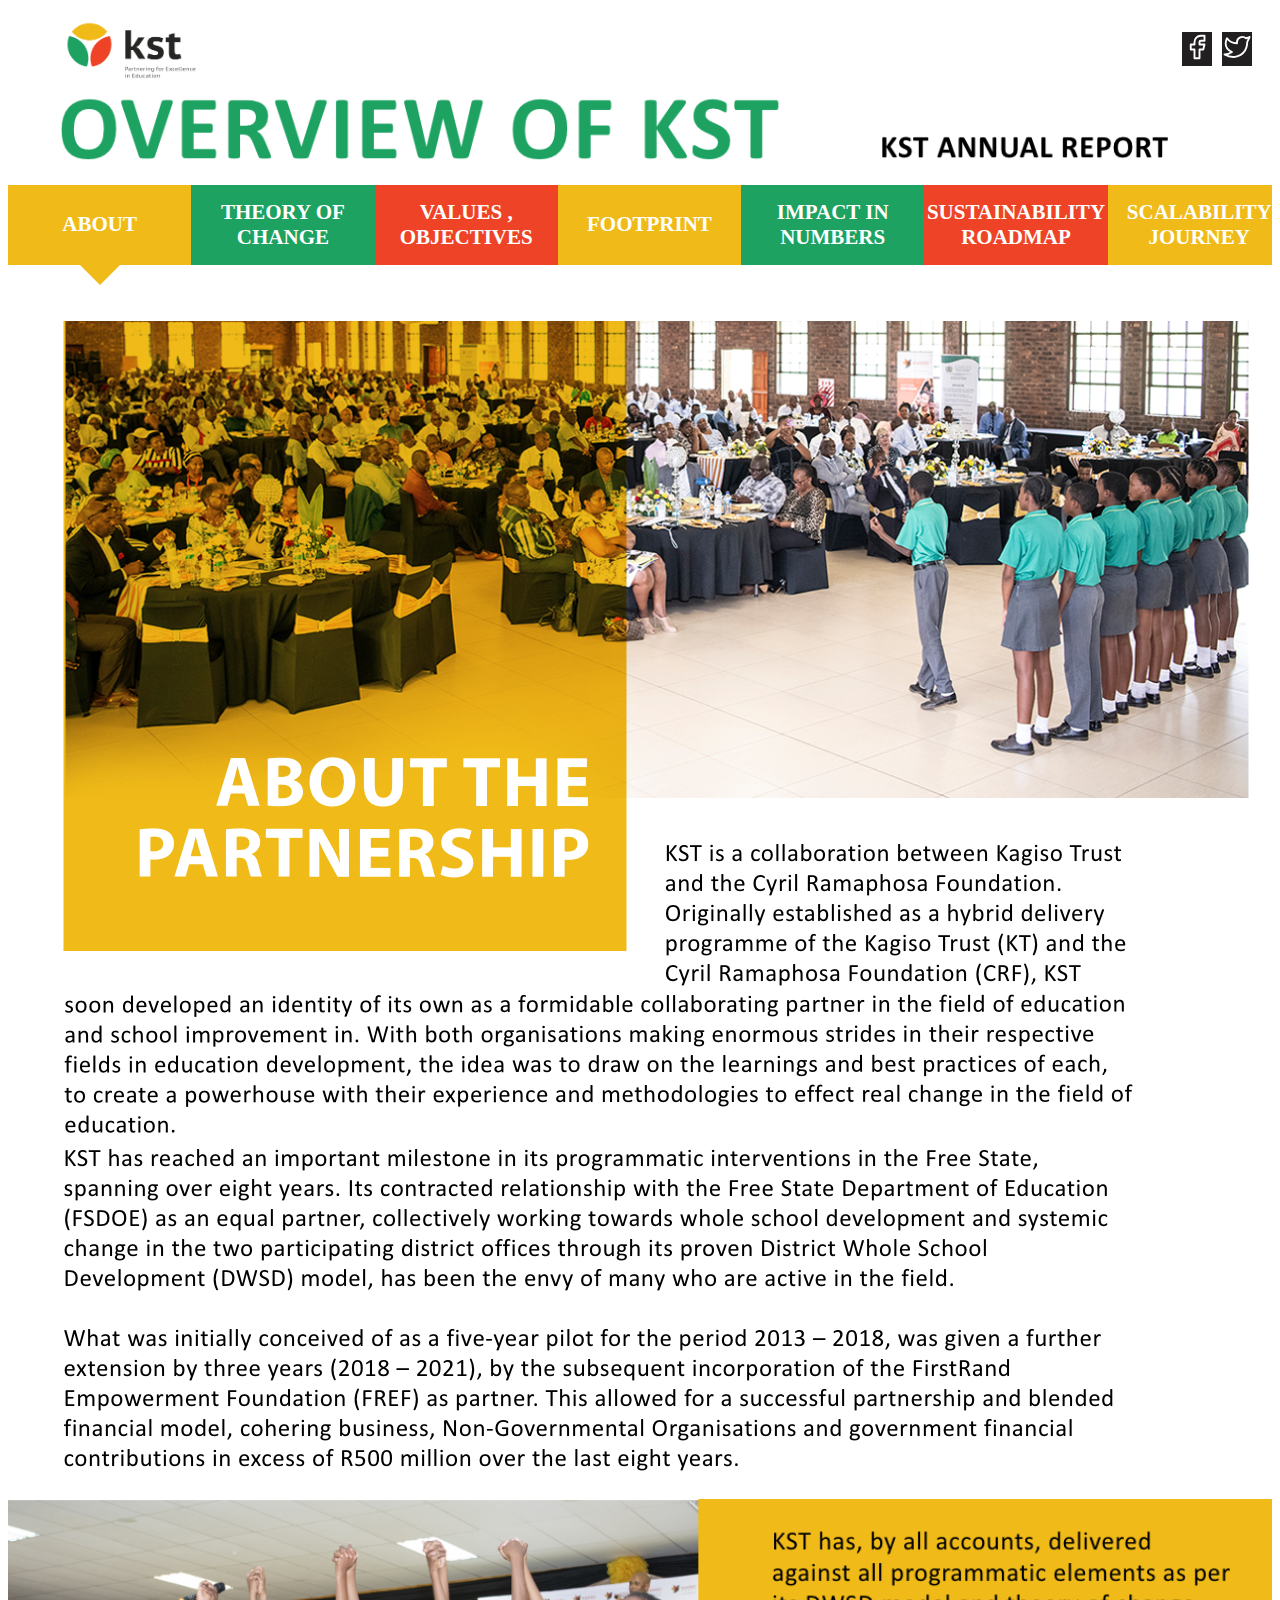
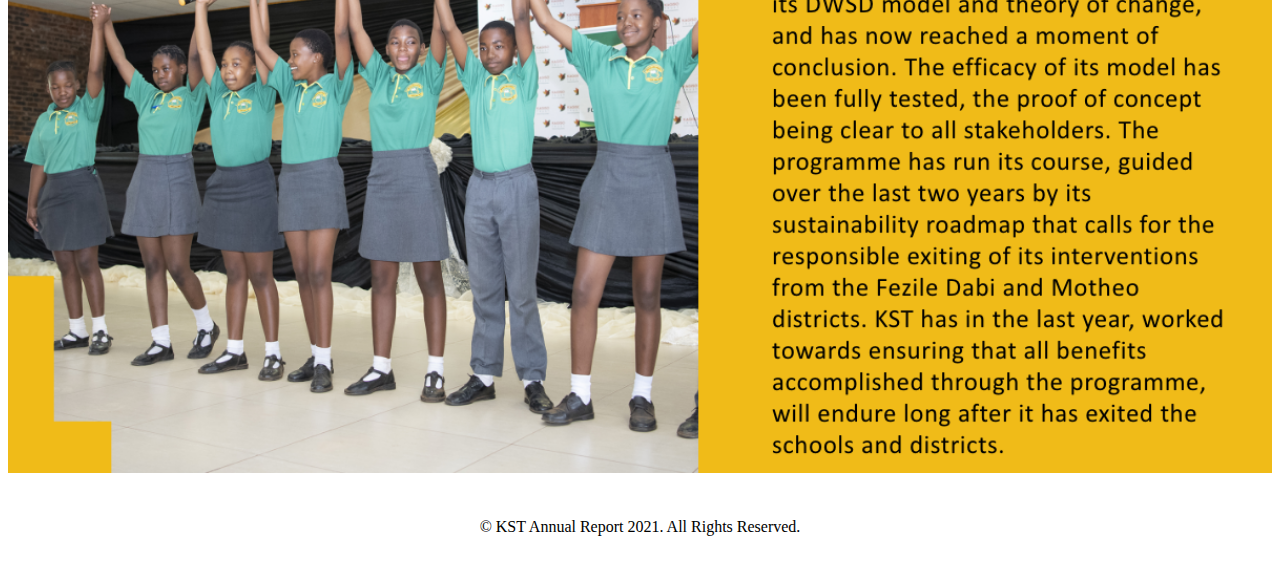
<file: overview/overview.html>
<!DOCTYPE html>
<html lang="en">

<head>
    <script src="https://cdnjs.cloudflare.com/ajax/libs/jquery/3.6.4/jquery.min.js" integrity="sha512-pumBsjNRGGqkPzKHndZMaAG+bir374sORyzM3uulLV14lN5LyykqNk8eEeUlUkB3U0M4FApyaHraT65ihJhDpQ==" crossorigin="anonymous" referrerpolicy="no-referrer"></script>
    <!-- <link rel="stylesheet" href="../screen1.css"> -->
    <link rel="stylesheet" href="../footer.css">
    <meta charset="UTF-8">
    <meta http-equiv="X-UA-Compatible" content="IE=edge">
    <meta name="viewport" content="width=device-width, initial-scale=1.0">
    <title>Document</title>
    <link rel="stylesheet" href="./overview.css">
</head>

<body>
    <div class="top-menu">
        <div class="top-section">
            <div class="left">
              <a href="#1"><img class="logo" src="../images/KST-New-Logo-removebg-preview.png" alt=""></a>  
            </div>
            <div class="right socials">
                <a target="_blank" href="https://www.facebook.com/profile.php?id=100064591605382">
                    <svg xmlns="http://www.w3.org/2000/svg" class="icon icon-tabler icon-tabler-brand-facebook" width="30" height="30" viewBox="0 0 24 24" stroke-width="1.5" stroke="#ffff" fill="none" stroke-linecap="round" stroke-linejoin="round">
                    <path stroke="none" d="M0 0h24v24H0z" fill="none"/>
                    <path d="M7 10v4h3v7h4v-7h3l1 -4h-4v-2a1 1 0 0 1 1 -1h3v-4h-3a5 5 0 0 0 -5 5v2h-3" />
                  </svg>
                </a>
                <a target="_blank" href="https://twitter.com/KST_DWSD">
                    <svg xmlns="http://www.w3.org/2000/svg" class="icon icon-tabler icon-tabler-brand-twitter" width="30" height="30" viewBox="0 0 24 24" stroke-width="1.5" stroke="#ffff" fill="none" stroke-linecap="round" stroke-linejoin="round">
                        <path stroke="none" d="M0 0h24v24H0z" fill="none"/>
                        <path d="M22 4.01c-1 .49 -1.98 .689 -3 .99c-1.121 -1.265 -2.783 -1.335 -4.38 -.737s-2.643 2.06 -2.62 3.737v1c-3.245 .083 -6.135 -1.395 -8 -4c0 0 -4.182 7.433 4 11c-1.872 1.247 -3.739 2.088 -6 2c3.308 1.803 6.913 2.423 10.034 1.517c3.58 -1.04 6.522 -3.723 7.651 -7.742a13.84 13.84 0 0 0 .497 -3.753c-.002 -.249 1.51 -2.772 1.818 -4.013z" />
                      </svg>
                </a>
                <!-- <a target="_blank" href="">
                    <svg xmlns="http://www.w3.org/2000/svg" class="icon icon-tabler icon-tabler-brand-instagram" width="30" height="30" viewBox="0 0 24 24" stroke-width="1.5" stroke="#ffff" fill="none" stroke-linecap="round" stroke-linejoin="round">
                        <path stroke="none" d="M0 0h24v24H0z" fill="none"/>
                        <rect x="4" y="4" width="16" height="16" rx="4" />
                        <circle cx="12" cy="12" r="3" />
                        <line x1="16.5" y1="7.5" x2="16.5" y2="7.501" />
                      </svg>
                </a> -->
            </div>
        </div>
        <div class="bottom-section">
            <img src="./overview_assets/Group 203.png" alt="" style="max-width: 90%;">
        </div>
        <div class="menu_overview">
            <div class="divs-menu" onclick="elementClickedTabLong('one')">
                <div class="div yellow one txt">ABOUT</div>
                <div class="div triangle_overview triangle_one "></div>
            </div>
            <div class="divs-menu" onclick="elementClickedTabLong('two')">
                <div class="div green two txt">THEORY OF <br> CHANGE</div>
                <div class="div triangle_overview triangle_two triangle_2"></div>
            </div>
            <div class="divs-menu" onclick="elementClickedTabLong('three')">
                <div class="div red three txt">VALUES ,<br> OBJECTIVES</div>
                <div class="div triangle_overview triangle_three triangle_3"></div>
            </div>

            <div class="divs-menu" onclick="elementClickedTabLong('four')">
                <div class="div yellow four txt">FOOTPRINT</div>
                <div class="div triangle_overview triangle_four triangle_1"></div>
            </div>
            <div class="divs-menu" onclick="elementClickedTabLong('five')">
                <div class="div green five txt">IMPACT IN <br> NUMBERS</div>
                <div class="div triangle_overview triangle_five triangle_2"></div>
            </div>
            <div class="divs-menu" onclick="elementClickedTabLong('six')">
                <div class="div red six txt">SUSTAINABILITY <br> ROADMAP</div>
                <div class="div triangle_overview triangle_six triangle_3"></div>
            </div>

            <div class="divs-menu" onclick="elementClickedTabLong('seven')">
                <div class="div yellow seven txt" style="text-transform: uppercase;">Scalability <br> Journey </div>
                <div class="div triangle_overview triangle_seven triangle_1"></div>
            </div>
        </div>
    </div>
    <div class="body_overview yellow_first" style="display: block;">
        <div class="top_img">
            <br> <br>
            <img style="max-width: 100%;" src="./overview_assets/img_top.png" alt="">
        </div>
        <div class="full">
            <img style="width: 100%;" src="./overview_assets/children_group.png" alt="">
        </div>
    </div>
    <div class="body_overview green_first" style="display: none!important;">
        <div class="p_left">
            <br> <br> <br>
            <img  style="max-width: 100%;" src="./overview_assets/THEORY OF CHANGE.png" alt="">
            <br> <br>
        </div>
        <div class="full">
            <img  style="width: 100%;" src="./overview_assets/Group_205-transformed.png" alt="">
        </div>
        <div class="p_left">
            <br> <br> <br> <br> <br>
            <img  style="max-width: 100%;" src="./overview_assets/Group 206.png" alt="">
            <br> <br>
        </div>
        <div class="p_left">
            <br> <br> <br>
            <img style="max-width: 100%;width: 90%;" src="./overview_assets/Group_5-transformed.png" alt="">
            <br> <br>
        </div>
        <div  style="background-image: url('./overview_assets/Group\ 209.png');background-size: cover;width: 100%;text-align: center;">
            <br> <br> <br>
            <img style="max-width: 100%;width: 60%;" src="./overview_assets/new_img-transformed.png" alt="">
            <br> <br>
        </div>
    </div>
    <div class="body_overview red_first" style="text-align: center;background-image: url('./overview_assets/bg-fotor-2023070415556.png');background-size: cover;background-position: center;display: none;">
      <br> <br> <br> <img style="max-width: 100%;width: 60%;" src="./overview_assets/Group 8.png" alt="">
    </div>
    <div class="body_overview yellow_second"  style="display: none;">
        <div class="p_left">
           <h1 style="font-size: 50px;">OUR FOOTPRINT</h1>
        </div> <br> <br>
        <div class="" style="text-align: center;">
            <img style="max-width: 100%;" src="./overview_assets/map.png" alt="">
        </div>
        <div class="table_holder" style="width: 100%;text-align: center;">
            <br> <br>
            <img src="./overview_assets/table.png" alt="" style="max-width: 100%;">
        </div>
    </div>
    <div class="body_overview green_second"  style="display: none;background-image: url('./overview_assets/bg_greeen.png');background-position: bottom;background-size: contain;background-repeat: no-repeat;">
        <div class="p_left">
           <h1 style="font-size: 50px;color: #1DA261;">IMPACT IN NUMBERS</h1>
        </div> <br> <br>
        <div class="" style="text-align: center;width: 88%;text-align: left;margin: auto;">
            <img style="max-width: 100%;width: 100%;" src="./overview_assets/columns.png" alt="">
        </div><br> <br>
        <div class="p_left">
            <h1 style="font-size: 50px;color: #1DA261;">KST EIGHT- YEARS MILESTONE</h1>
         </div> <br> <br>
        <div class="" style="width: 100%;text-align: center;">
            <br> <br>
            <img src="./overview_assets/snake_2-transformed.png" alt="" style="max-width: 100%;width: 100%;">
        </div>
    </div>
    <div class="body_overview red_second"  style="display: none;background-image: url('./overview_assets/bg_red.png');background-position: bottom;background-size: contain;background-repeat: no-repeat;">
        <div style="width: 70%;margin: auto;">
           <h1 style="font-size: 50px;color: #EE4326;">SUSTAINABILITY ROADMAP <br> AND EXIT STRATEGY</h1>
        </div> <br> <br>
        <div class="" style="text-align: center;width: 70%;text-align: left;margin: auto;">
            <img style="max-width: 100%;" src="./overview_assets/sustain.png" alt="">
        </div><br> <br>
        <div class="" style="width: 70%;margin: auto;">
            <p style="color: #000000;font-family: Calibri;font-weight: lighter;font-size: 20px;">
                KST put in place the following Exit Strategy during the Phase Out Stage 
                <br> <br>
                The hand over phase spoke to the interventions and deliverables that can be institutionalised or absorbed by the district office or the school meaning the district office and school confidently manages and sustains be it infrastructure, capacities, and resources long after KST has exited the program. 
                <br> <br> Below are systems and processes that were institutionalised during the phase over stage of exiting: 
                <br> <br>
                <li class="l_i" style="color: #000000;font-family: Calibri;font-weight: lighter;font-size: 20px;list-style: none">Transformation (ETW) processes district and school retreats (including support to schools by circuit managers trained to manage ETW processes).</li> <br>
                <li class="l_i" style="color: #000000;font-family: Calibri;font-weight: lighter;font-size: 20px;list-style: none">Built infrastructure maintenance and care. All schools have received a maintenance plan and budget from the FSDOE.
                </li> <br>
                <li class="l_i" style="color: #000000;font-family: Calibri;font-weight: lighter;font-size: 20px;list-style: none">Infrastructure model of cost efficiencies in building, use of local labour and SMMEs, tracking usage, functionality, and resourcing.
                </li> <br>
                <li class="l_i" style="color: #000000;font-family: Calibri;font-weight: lighter;font-size: 20px;list-style: none">Secured partnerships and networks that district officials and schools use to improve the quality of arning and teaching (including a mentor network).
                </li> <br>
                <li class="l_i" style="color: #000000;font-family: Calibri;font-weight: lighter;font-size: 20px;list-style: none">Transfer of vision support skills to CHWs, SBST, DBST and DOH officials
                    Learner leadership support by NGOs that specialise in this area of work.
                </li> <br>
                <li class="l_i" style="color: #000000;font-family: Calibri;font-weight: lighter;font-size: 20px;list-style: none">PLCs, cluster-based subject forums, and Lead teachers that help to institutionalise teacher Development. These can be done both face-to-face and virtually.
                </li> <br>
                <li class="l_i" style="color: #000000;font-family: Calibri;font-weight: lighter;font-size: 20px;list-style: none">Packaged and illustrated District Whole School Development Model that is replicable and scalable.
                </li> <br> <br> <br> <br> <br>
            </p>
            
         </div>
    </div>
    <div class="body_overview yellow_third" style="display: none;background-image: url('./overview_assets/yellow_bg.png');background-position: bottom;background-size: contain;background-repeat: no-repeat;">
        <div style="width: 70%;margin: auto;" class="d_top">
            <p style="font-size: 60px;color: #F0BB18;font-weight: bold;padding: 0px;" class="t_bold">SCALABILITY JOURNEY</p>
            <p style="font-size: 50px;color: #F0BB18;font-weight: lighter;margin-top: -50px;padding: 0px;" class="t_small">HOW FAR WE HAVE COME IN SCALING THE PROJECT.</p>
         </div> <br> <br>
         <div class="wrapper_div" style="width: 70%;margin: auto;">
            <div class="boxs" style="background-color: #EDA294;">
                <p class="text_small_new">
                    The KST model has extended beyond proof of concept, demonstrating its ability to deliver a holistic and inclusive education development solution. KST ensured that learners and teachers experience the power of education at its fullest so that they can reach their utmost potential and make a valuable contribution to society.
                </p>
            </div>
            <div class="boxs" style="background-color: #A9CCAB;">
                <p class="text_small_new">
                    KST is also implementing a partnership program with Anglo American and JET Education Services. The Anglo-American South Africa (AASA) programme is being implemented in Limpopo, Mpumalanga, and the Northern Cape, and focused on all elements of the program except for the Social Programme. The program is implemented in 109 schools.
                </p>
            </div>
            <div class="boxs" style="background-color: #F6DEA4;">
                <p class="text_small_new">
                    The implementation of the model in the context of AASA program clearly demonstrated the agility, coherence, and fidelity of the District Whole School Development (DWSD). It also indicated that the model can be adapted and customised to meet the needs of recipients and beneficiaries.
                </p>
            </div>
            
         </div>
        <div class="lastbox">
              
        </div>
        <div class="lines">
             <img style="display: block;" src="./overview_assets/lines.png" class="lines_desk" alt=""> 
             <img style="display: none;" src="./overview_assets/mobile_lines_latest.png" class="lines_mobile" alt=""> 
        </div>
        <div class="img_section">
            <img src="./overview_assets/girl.png" alt="">
        </div>
    </div>
    <div class="footer">
        <p class="copyright">&#169; KST Annual Report 2021. All Rights Reserved.</p>
    </div>
</body>

<script src="./menu_accordition.js"></script>
</html>
</file>
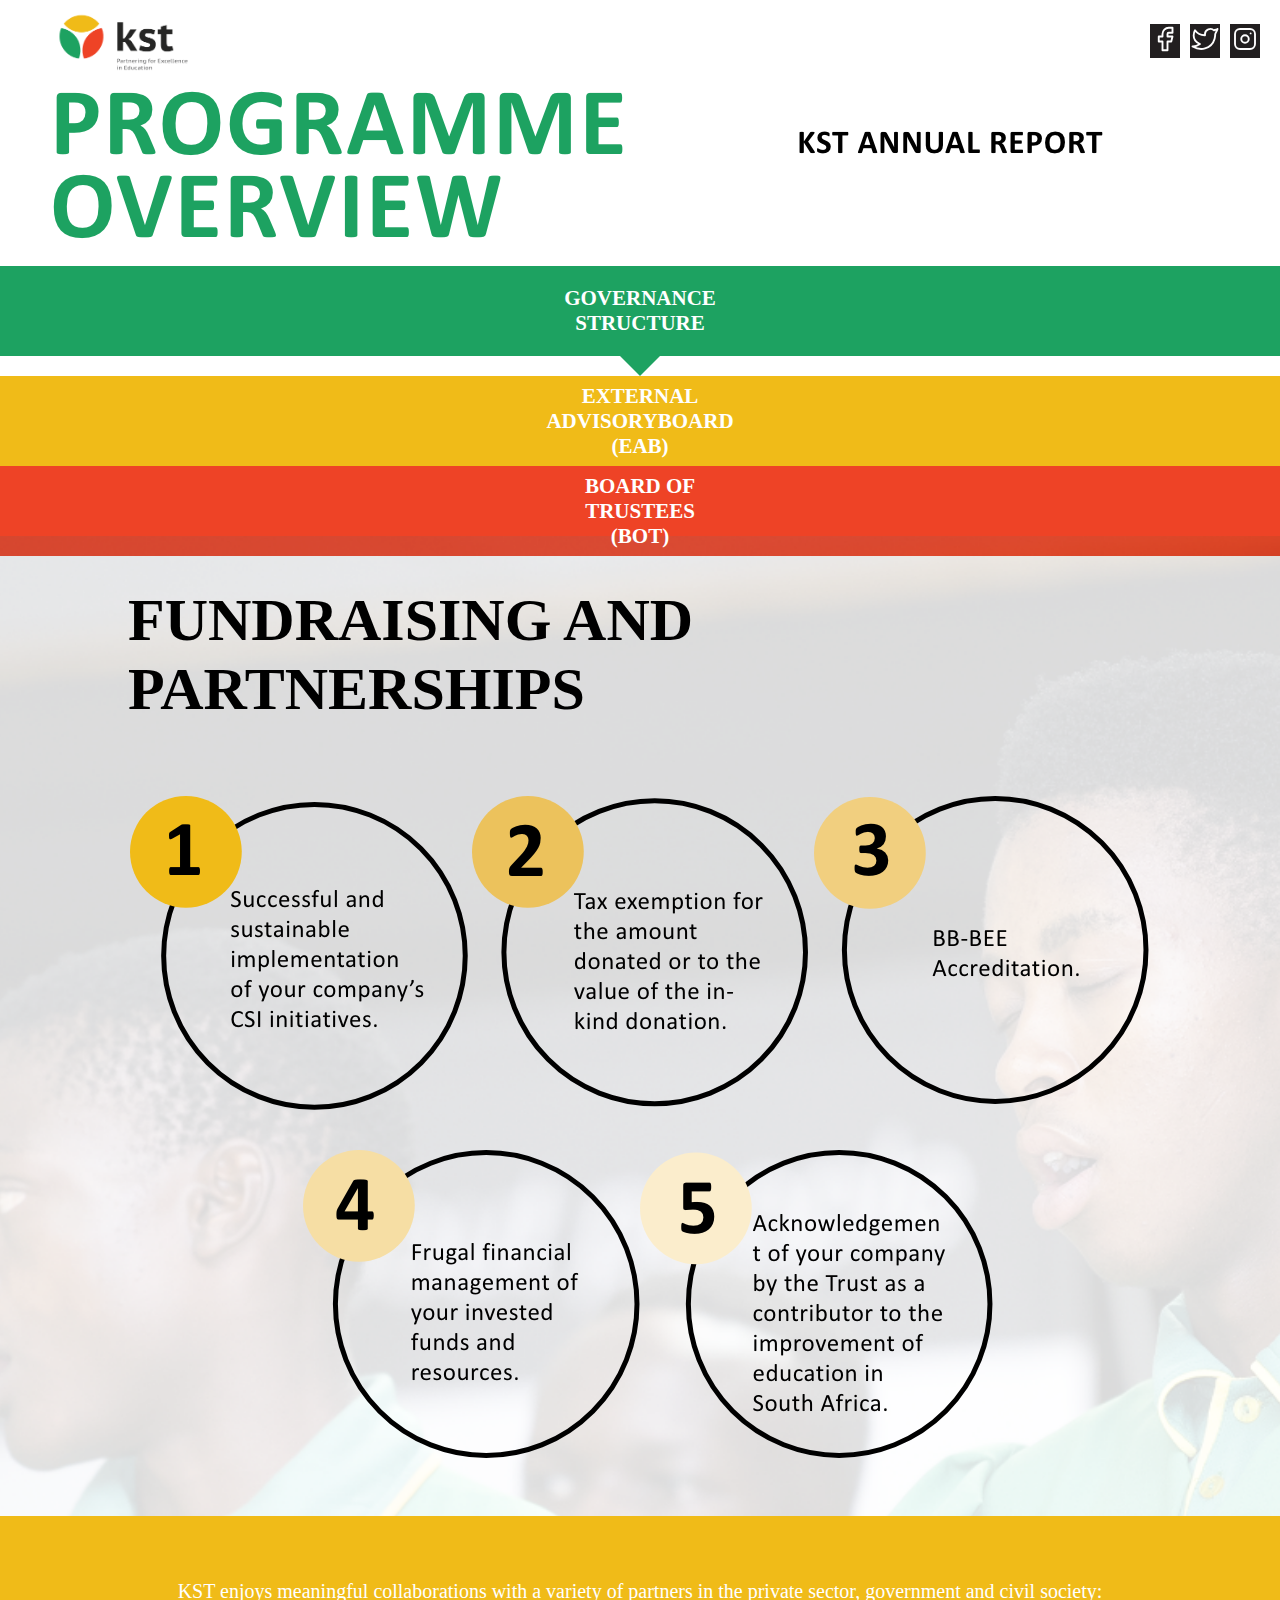
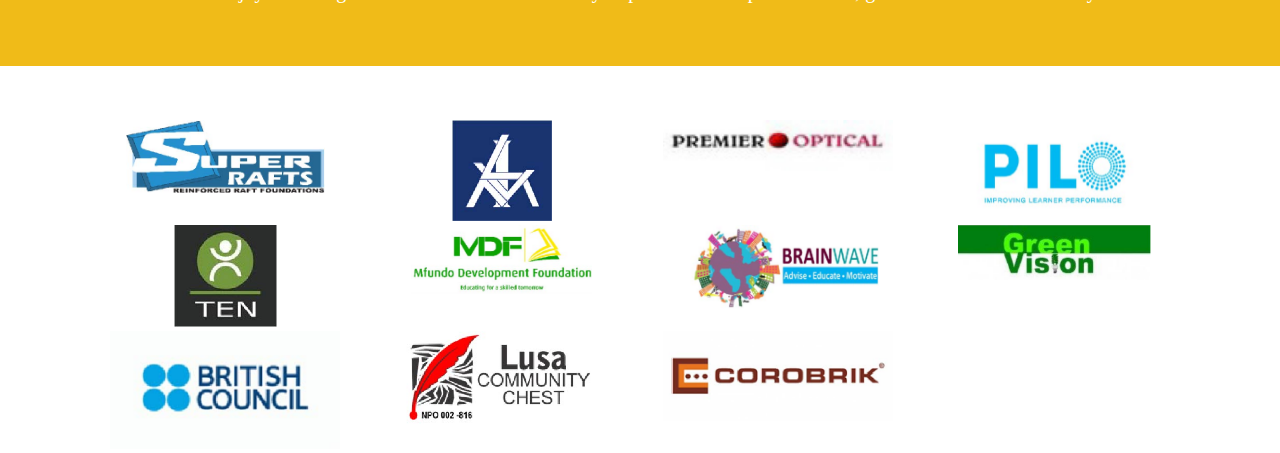
<file: programme_overview/programme.html>
<!DOCTYPE html>
<html lang="en">
    <head>
        <script
          src="https://cdnjs.cloudflare.com/ajax/libs/jquery/3.6.4/jquery.min.js"
          integrity="sha512-pumBsjNRGGqkPzKHndZMaAG+bir374sORyzM3uulLV14lN5LyykqNk8eEeUlUkB3U0M4FApyaHraT65ihJhDpQ=="
          crossorigin="anonymous"
          referrerpolicy="no-referrer"
        ></script>
        <!-- <link rel="stylesheet" href="../screen1.css"> -->
        <link rel="stylesheet" href="../footer.css" />
        <meta charset="UTF-8" />
        <meta http-equiv="X-UA-Compatible" content="IE=edge" />
        <meta name="viewport" content="width=device-width, initial-scale=1.0" />
        <title>Document</title>
        <link rel="stylesheet" href="./programme.css" />
    </head>
<body>
    <div class="top-menu">
        <div class="top-section">
          <div class="left">
           <a href="#1"> <img
              class="logo"
              src="../images/KST-New-Logo-removebg-preview.png"
              alt=""
            /></a>
          </div>
          <div class="right socials">
            <a href="">
              <svg
                xmlns="http://www.w3.org/2000/svg"
                class="icon icon-tabler icon-tabler-brand-facebook"
                width="30"
                height="30"
                viewBox="0 0 24 24"
                stroke-width="1.5"
                stroke="#ffff"
                fill="none"
                stroke-linecap="round"
                stroke-linejoin="round"
              >
                <path stroke="none" d="M0 0h24v24H0z" fill="none" />
                <path
                  d="M7 10v4h3v7h4v-7h3l1 -4h-4v-2a1 1 0 0 1 1 -1h3v-4h-3a5 5 0 0 0 -5 5v2h-3"
                />
              </svg>
            </a>
            <a href="">
              <svg
                xmlns="http://www.w3.org/2000/svg"
                class="icon icon-tabler icon-tabler-brand-twitter"
                width="30"
                height="30"
                viewBox="0 0 24 24"
                stroke-width="1.5"
                stroke="#ffff"
                fill="none"
                stroke-linecap="round"
                stroke-linejoin="round"
              >
                <path stroke="none" d="M0 0h24v24H0z" fill="none" />
                <path
                  d="M22 4.01c-1 .49 -1.98 .689 -3 .99c-1.121 -1.265 -2.783 -1.335 -4.38 -.737s-2.643 2.06 -2.62 3.737v1c-3.245 .083 -6.135 -1.395 -8 -4c0 0 -4.182 7.433 4 11c-1.872 1.247 -3.739 2.088 -6 2c3.308 1.803 6.913 2.423 10.034 1.517c3.58 -1.04 6.522 -3.723 7.651 -7.742a13.84 13.84 0 0 0 .497 -3.753c-.002 -.249 1.51 -2.772 1.818 -4.013z"
                />
              </svg>
            </a>
            <a href="">
              <svg
                xmlns="http://www.w3.org/2000/svg"
                class="icon icon-tabler icon-tabler-brand-instagram"
                width="30"
                height="30"
                viewBox="0 0 24 24"
                stroke-width="1.5"
                stroke="#ffff"
                fill="none"
                stroke-linecap="round"
                stroke-linejoin="round"
              >
                <path stroke="none" d="M0 0h24v24H0z" fill="none" />
                <rect x="4" y="4" width="16" height="16" rx="4" />
                <circle cx="12" cy="12" r="3" />
                <line x1="16.5" y1="7.5" x2="16.5" y2="7.501" />
              </svg>
            </a>
          </div>
        </div>
        <div class="bottom-section">
          <img
            src="./assets/overview.png"
            alt=""
            style="max-width: 90%"
          />
        </div>
        <div class="menu">
          <div class="divs-menu" onclick="elementClickedProgramm('one')">
            <div class="div green one txt">
              GOVERNANCE <br />
              STRUCTURE
            </div>
            <div class="div triangle triangle_one_r"></div>
          </div>
          <div class="divs-menu" onclick="elementClickedProgramm('two')">
            <div class="div yellow two txt">
              EXTERNAL <br />
              ADVISORYBOARD <br />
              (EAB)
            </div>
            <div class="div triangle triangle_two_r triangle_2"></div>
          </div>
          <div class="divs-menu" onclick="elementClickedProgramm('three')">
            <div class="div red three txt">
              BOARD OF <br />
              TRUSTEES <br />
              (BOT)
            </div>
            <div class="div triangle triangle_three_r triangle_3"></div>
          </div>
        </div>
    </div>
    <div class="body green_programme" style="background-image: url('./assets/green_bg.png');background-position: bottom;background-size: contain;background-repeat: no-repeat;display: none;">
        <div style="width: 80%;margin: auto;" class="d_top">
            <p class="t_t" style="font-size: 60px;color: #1DA261;font-weight: bold;padding: 0px;font-family: Myriad Pro;" >COLLABORATION <br> MODEL </p>
           
         </div> 
        <div style="text-align: center;width: 80%;margin: auto;" class="d_topp">
            <img src="./assets/des.png" alt="" class="covers four_c">
        </div>
    </div>
    <div class="body yellow_programme" style="background-image: url('./assets/\(HR\)KagisoTrust-BNSDPLimpopoLaunch-20190306-051.png');background-position: bottom;background-size: cover;background-repeat: no-repeat;display: block;">
        <div style="width: 100%;margin: auto;margin-top: -20px;padding-top: 50px;width: 80%;margin-left: auto;margin-right: auto;" class="d_top">
            <p class="t_t" style="font-size: 60px;color: #000000;font-weight: bold;padding: 0px;font-family: Myriad Pro;margin: 0px;" >FUNDRAISING AND PARTNERSHIPS</p>
               <br> <br> <br> <br>
            <div class="gl" style="display: grid;grid-template-columns: 33.33% 33.33% 33.33%;">
                <div style="text-align: center;">
                    <img style="max-width: 100%;" src="./assets/Group 8.png" alt="">
                </div>
                <div style="text-align: center;">
                    <img style="max-width: 100%;" src="./assets/Group 7.png" alt="">
                </div>
                <div style="text-align: center;">
                    <img style="max-width: 100%;" src="./assets/Group 6.png" alt="">
                </div>
            </div>
             <br> <br>
             <div class="gl"  style="display: grid;grid-template-columns: 50% 50%;">
                <div style="text-align: right;">
                    <img style="max-width: 100%;" src="./assets/Group 9.png" alt="">
                </div>
                <div style="text-align: left;">
                    <img style="max-width: 100%;" src="./assets/Group 10.png" alt="">
                </div>
                
            </div>
            <div class="glful" style="display: none;grid-template-columns: 50% 50%;">
                <div style="text-align: center;">
                    <img style="max-width: 100%;" src="./assets/Group 8.png" alt="">
                </div>
                <div style="text-align: center;">
                    <img style="max-width: 100%;" src="./assets/Group 7.png" alt="">
                </div>
                <div style="text-align: center;">
                    <img style="max-width: 100%;" src="./assets/Group 6.png" alt="">
                </div>
                <div style="text-align: right;">
                    <img style="max-width: 100%;" src="./assets/Group 9.png" alt="">
                </div>
                <div style="text-align: left;">
                    <img style="max-width: 100%;" src="./assets/Group 10.png" alt="">
                </div>
            </div>
        </div> <br> <br> <br>
        <div class="contain_yellow" style="background-color: #F0BB18;width: 100%;min-height: 150px;display: grid;align-items: center;justify-content: center;">
            <p class="t_t" style="margin: auto;font-family: Calibri;font-size: 20px;text-align: center;color: #fff;">KST enjoys meaningful collaborations with a variety of partners in the private sector, government and civil society:</p>
        </div>
        <div style="width: 100%;background-color: #fff;">
            <br> <br> <br>
            <div class="logos_display" style="width: 90%;margin: auto;display: grid;grid-template-columns: 20% 20% 20% 20%;justify-content: space-evenly;">
            <div style="text-align: center;"><img src="./assets/logos/logo-1@2x-50.dd6b5fd1.png" alt="" style="max-width: 100%;"></div>
            <div style="text-align: center;"><img src="./assets/logos/logo-2@2x-50.c4b6d3aa.png" alt="" style="max-width: 100%;"></div>
            <div style="text-align: center;"><img src="./assets/logos/logo-3@2x-50.e93dbc56.png" alt="" style="max-width: 100%;"></div>
            <div style="text-align: center;"><img src="./assets/logos/logo-4@2x-50.9f106904.png" alt="" style="max-width: 100%;"></div>
            <div style="text-align: center;"><img src="./assets/logos/logo-5@2x-50.4a14ee68.png" alt="" style="max-width: 100%;"></div>
            <div style="text-align: center;"><img src="./assets/logos/logo-6@2x-50.404f898f.png" alt="" style="max-width: 100%;"></div>
            <div style="text-align: center;"><img src="./assets/logos/logo-7@2x-50.3b2b45a6.png" alt="" style="max-width: 100%;"></div>
            <div style="text-align: center;"><img src="./assets/logos/logo-8@2x-50.e0e4f52a.png" alt="" style="max-width: 100%;"></div>
            <div style="text-align: center;"><img src="./assets/logos/logo-9@2x-50.f11e8ce6.png" alt="" style="max-width: 100%;"></div>
            <div style="text-align: center;"><img src="./assets/logos/logo-10@2x-50.2bd3b89e.png" alt="" style="max-width: 100%;"></div>
            <div style="text-align: center;"><img src="./assets/logos/logo-11@2x-50.5a3110fc.png" alt="" style="max-width: 100%;"></div>
        </div>
        </div>
        

    </div>
    <div class="body red_programme " style="background-image: url('./assets/bg_red.png');background-position: bottom;background-size: contain;background-repeat: no-repeat;display: none;">
        <div style="width: 80%;margin: auto;" class="d_top">
            <p class="t_t" style="font-size: 60px;color: #EE4326;font-weight: bold;padding: 0px;font-family: Myriad Pro;" >DISTRICT WHOLE SCHOOL<br> DEVELOPMENT MODEL</p>
            <p style="font-family: 'Calibri';font-size: 20px;">The DWSD model is a comprehensive and multi-faceted approach to improving South Africa’s education system. The model addresses school empowerment and transformation, the curriculum, infrastructure development, social issues (with an emphasis on vision support); and leadership development for both learners, school leaders and leaders within the education system. The model is accompanied by a coherent Theory of Change that defines a
                series of change statements that KST is committed to realising.
                </p>
                <br> <br> <br> <br>
                <div class="embed">
                    <img src="./assets/graph.png" alt="">
                   
                </div>
                <div style="width: 80%;margin: auto;text-align: center;">
                     <a href=""><img src="./assets/btn.png" alt=""></a>
                </div>
                <br> <br> <br> <br>
        </div> 


    </div>
    
    <script src="./programme.js"></script>
</body>
</html>
</file>
<file: screen1.css>
body {
    padding: 0px;
    margin: 0px;
}

.top-menu {
    width: 100%;
    min-height: 10vh;
    overflow: hidden;
}

.top-section {
    display: grid;
    grid-template-columns: 50% 50%;
    max-height: 10vh;
}

.left img {
    min-width: 150px;
    max-width: 150px;
    padding-left: 50px;
    padding-top: 0px;
}

.right {
    display: flex;
    gap: 10px;
    justify-content: flex-end;
    padding-right: 20px;
    align-items: center;
}

.socials a {
    background-color: #221F20;
    max-height: 50px;
}

.bottom-section {
    width: 100%;
    position: relative;
}

.bottom-section img {
    padding-left: 50px;
}

@media (max-width:917px) {
    .bottom-section img {
        padding-left: 50px;
        width: 500px;
    }
}

@media (max-width:500px) {
    .bottom-section img {
        padding-left: 50px;
        width: 400px;
    }
}

.menu_forward {
    width: 100%;
    display: grid;
    grid-template-columns: 33.33% 33.33% 33.33%;
}

.yellow {
    background-color: #F0BB18;
    font-weight: bold;
    font-size: 15px;
    color: #fff;
    display: flex;
    justify-content: center;
    align-items: center;
}

.green {
    background-color: #1DA261;
    font-weight: bold;
    font-size: 15px;
    color: #fff;
    display: flex;
    justify-content: center;
    align-items: center;
}

.red {
    background-color: #EE4326;
    font-weight: bold;
    font-size: 15px;
    color: #fff;
    display: flex;
    justify-content: center;
    align-items: center;
}

.divs-menu>div:first-child {
    min-height: 70px;
}

.triangle_1_forward {
    margin: auto;
    width: 0;
    height: 0;
    border-left: 20px solid transparent;
    border-right: 20px solid transparent;
    border-top: 20px solid #F0BB18;
}

.triangle_2_forward {
    margin: auto;
    width: 0;
    height: 0;
    border-left: 20px solid transparent;
    border-right: 20px solid transparent;
    border-top: 20px solid #1DA261;
    display: none;
}

.triangle_3_forward {
    margin: auto;
    width: 0;
    height: 0;
    border-left: 20px solid transparent;
    border-right: 20px solid transparent;
    border-top: 20px solid #EE4326;
    display: none;
}

@media (max-width:600px) {
    a svg {
        height: 30px;
        width: 30px;
    }
    .logo {
        max-width: 100%;
    }
    .bottom-section img {
        max-width: 100%;
    }
    .div {
        font-size: 10px;
        text-align: center;
    }
}

@media (max-width:350px) {
    a svg {
        height: 20px;
        width: 20px;
    }
    .left .logo {
        width: 10px;
        max-width: 10px;
    }
}


/* content section  yellow*/

.yellow-content {
    background-image: url('./images/bg-updated.png');
    background-size: cover;
    background-repeat: no-repeat;
    display: block;
}

.content-section {
    width: 100%;
    height: auto;
}

.vid-container {
    width: 40%;
    height: auto;
    margin: auto;
    background-color: #F0BB18;
    border-radius: 0 0px 30px 30px;
}

.vid-container video {
    width: 100%;
}

.vid-container p {
    font-size: 40px;
    font-weight: bold;
    text-align: center;
    color: #fff;
}

.vid-container p:last-child {
    padding-bottom: 30px;
    font-size: 20px;
    font-weight: bold;
    text-align: center;
}

@media (max-width: 1000px) {
    .vid-container {
        width: 60%;
    }
}

@media (max-width:750px) {
    .vid-container {
        width: 80%;
    }
}

@media (max-width:430px) {
    .vid-container {
        width: 95%;
    }
    .vid-container p {
        font-size: 20px;
        font-weight: bold;
        text-align: center;
        color: #fff;
    }
    .vid-container p:last-child {
        padding-bottom: 15px;
        font-size: 20px;
        font-weight: bold;
        text-align: center;
    }
}


/* content section  yellow*/


/* green section */

.green-content {
    width: 100%;
    height: auto;
    display: none;
}

.rows-green {
    display: grid;
    grid-template-columns: 50% 50%;
}

.title-green {
    color: #1DA261;
    font-size: 35px;
    font-weight: bold;
    text-align: left;
}

.column-green .text {
    width: 60%;
    font-size: 20px;
}

@media (max-width: 1143px) {
    .column-green img {
        max-width: 100%;
    }
    .column-green .text {
        width: 90%;
        font-size: 15px;
    }
    .row p {
        font-size: small;
    }
    .long-t {
        font-size: 15px;
    }
}

.text-container {
    background-color: white;
}

.cover-img {
    height: 100vh;
    background-image: url('./images/childrenbg.png');
    background-size: cover;
    background-attachment: fixed;
    overflow: scroll;
}

@media (max-width:713px) {
    .text-container {
        height: 70vh;
    }
    .cover-img {
        height: 70vh;
    }
}

@media (max-width: 580px) {
    .rows-t-d {
        display: none;
    }
    .rows-m {
        display: block;
        width: 90%;
        margin: auto;
    }
    .rows-m .row {
        margin: auto;
    }
    .text-container {
        height: 60vh;
    }
    .cover-img {
        height: 60vh;
    }
    .row .text {
        width: 90%;
        margin: auto;
        padding-top: 20px;
        font-size: 10px!important;
    }
    .rows-m .row:first-child img:first-child {
        width: 300px;
        max-width: 100%;
    }
}

.green-banner {
    width: 100%;
    display: flex;
    height: 100vh;
    justify-content: center;
    align-items: center;
}

.div-text-container {
    background: #1DA261;
    min-height: 20vh;
    width: 70%;
    display: flex;
    justify-content: center;
    align-items: center;
}

.div-text-container p {
    padding: 20px;
    font-size: 20px;
}


/* responsive */

.last-green-section {
    width: 100%;
    height: auto;
}

.div-containers-flex {
    width: 100%;
    display: flex;
}

.div-f {
    width: 50%;
    text-align: center;
    min-height: 486px;
    display: flex;
    align-items: center;
    justify-content: center;
}

.div-f .text {
    font-size: 20px;
    width: 90%;
    margin: auto;
}

.green-bg {
    background: #A9CCAC;
}

.img-bg-1 {
    background-image: url('./images/children_thinking.png');
    min-height: 486px;
    background-repeat: no-repeat;
    background-size: cover;
}

.img-bg-2 {
    background-image: url('./images/child_in_class.png');
    min-height: 486px;
    background-repeat: no-repeat;
    background-size: cover;
}


/* responsive */

@media (max-width:570px) {
    .div-f .text {
        font-size: 15px;
        width: 90%;
        margin: auto;
    }
    p {
        font-size: 10px!important;
    }
}

@media (max-width:330px) {
    .img-bg-1,
    .img-bg-2 {
        display: none;
    }
    .div-f {
        width: 100%;
        height: auto!important;
    }
    p {
        font-size: 10px!important;
    }
    .text-container {
        height: 40vh;
    }
    .cover-img {
        height: 40vh;
    }
    .div-text-container {
        width: 80%;
    }
}


/* green section */


/* red content */

.red-content {
    width: 100%;
    height: auto;
    display: none;
}

.red-bg-img {
    width: 100%;
    overflow: scroll;
    background-image: url('./images//children_learning.png');
    background-attachment: fixed;
    height: 100vh;
    background-repeat: no-repeat;
    background-size: cover;
}

.red-for-white {
    background-color: #fff;
}

.banner-r {
    width: 90%;
    margin: auto;
    text-align: center;
}

.banner-r img {
    max-width: 100%;
}

.red-rows {
    display: grid;
    grid-template-columns: 50% 50%;
}

.red-rows .row:first-child {
    display: flex;
    align-items: center;
    justify-content: center;
}

.red-rows .row:first-child p {
    text-align: right;
}

.red-scroll {
    height: 100vh;
    width: 100%;
    display: flex;
    align-items: center;
    justify-content: center;
}

.red-box {
    min-height: 260px;
    background-color: #EDA294;
    width: 90%;
    display: flex;
    align-items: center;
    justify-content: center;
}

.rect {
    line-height: 0px;
    padding: 0px;
}

.red-box p {
    width: 90%;
    margin: auto;
}

.banner-red-2 {
    text-align: center;
}

.red-last-section {
    background-color: #EE4326;
    height: 230px;
    display: flex;
    justify-content: center;
    align-items: center;
}

.red-last-section p {
    width: 90%;
    text-align: center;
    font-size: 20px;
}

.red-rows .text {
    font-size: 20px!important;
    padding: 20px;
}

@media (max-width:507) {
    .text {
        font-size: 10px!important;
    }
    .red-last-section p {
        font-size: 10px;
    }
    .red-rows .text {
        font-size: 10px!important;
    }
}

img {
    max-width: 100%;
}

@media (max-width:300px) {
    .red-rows .text {
        font-size: 10px!important;
    }
}


/* red content */
</file>
<file: footer.css>
.footer {
    min-height: 100px;
    display: flex;
    justify-content: center;
    align-items: center;
}
</file>
<file: communications/communications.css>
body {
    padding: 0px;
    margin: 0px;
}

.top-menu {
    width: 100%;
    min-height: 10vh;
    overflow: hidden;
}

.top-section {
    display: grid;
    grid-template-columns: 50% 50%;
    max-height: 10vh;
}

.left img {
    min-width: 150px;
    max-width: 150px;
    padding-left: 50px;
    padding-top: 0px;
}

.right {
    display: flex;
    gap: 10px;
    justify-content: flex-end;
    padding-right: 20px;
    align-items: center;
}

.socials a {
    background-color: #221F20;
    max-height: 50px;
}

.bottom-section {
    width: 100%;
    position: relative;
}

.bottom-section img {
    padding-left: 50px;
}

@media (max-width:917px) {
    .bottom-section img {
        padding-left: 50px;
        width: 500px;
    }
}

@media (max-width:500px) {
    .bottom-section img {
        padding-left: 50px;
        width: 400px;
    }
}

.menu_financials {
    width: 100%;
    display: grid;
    grid-template-columns: 33.33% 33.33% 33.33%;
}

.yellow {
    background-color: #F0BB18;
    font-weight: bold;
    font-size: 15px;
    color: #fff;
    display: flex;
    justify-content: center;
    align-items: center;
}

.green {
    background-color: #1DA261;
    font-weight: bold;
    font-size: 15px;
    color: #fff;
    display: flex;
    justify-content: center;
    align-items: center;
}

.red {
    background-color: #EE4326;
    font-weight: bold;
    font-size: 15px;
    color: #fff;
    display: flex;
    justify-content: center;
    align-items: center;
}

.divs-menu>div:first-child {
    min-height: 70px;
}

.triangle_1_financials {
    margin: auto;
    width: 0;
    height: 0;
    border-left: 20px solid transparent;
    border-right: 20px solid transparent;
    border-top: 20px solid #F0BB18;
}

.triangle_2_financials {
    margin: auto;
    width: 0;
    height: 0;
    border-left: 20px solid transparent;
    border-right: 20px solid transparent;
    border-top: 20px solid #1DA261;
    display: none;
}

.triangle_3_financials {
    margin: auto;
    width: 0;
    height: 0;
    border-left: 20px solid transparent;
    border-right: 20px solid transparent;
    border-top: 20px solid #EE4326;
    display: none;
}

@media (max-width:600px) {
    a svg {
        height: 30px;
        width: 30px;
    }
    .logo {
        max-width: 100%;
    }
    .bottom-section img {
        max-width: 100%;
    }
    .div {
        font-size: 10px;
        text-align: center;
    }
}

@media (max-width:350px) {
    a svg {
        height: 20px;
        width: 20px;
    }
    .left .logo {
        width: 10px;
        max-width: 10px;
    }
}


/* responsive */

@media (max-width:1404px) {
    .mrtop {
        margin-top: -300px!important;
    }
    .mr_bottom {
        margin-top: -350px!important;
    }
}

@media (max-width:891px) {
    .mrtop {
        margin-top: -200px!important;
    }
    .mr_bottom {
        margin-top: -250px!important;
    }
}

@media (max-width:723px) {
    .mrtop {
        margin-top: -140px!important;
    }
    .mr_bottom {
        margin-top: -180px!important;
    }
}

@media (max-width:510px) {
    .mrtop {
        margin-top: -100px!important;
    }
    .mr_bottom {
        margin-top: -140px!important;
    }
}


/* responsive */

@media (max-width:704px) {
    /* menu */
    .menu {
        grid-template-columns: 50% 50%!important;
    }
    .divs-menu {
        min-height: 20px!important;
    }
    .rd_col {
        width: 40%;
    }
    .txt {
        font-size: 14px!important;
    }
    .red_programme {
        margin-top: 20px!important;
    }
    .t_t {
        font-size: 25px!important;
    }
    .t_t:last-child {
        font-size: 18px!important;
    }
    .gl {
        display: none!important;
    }
    .glful {
        display: grid!important;
        grid-template-columns: 50% 50%!important;
    }
}

@media (max-width:500px) {
    .img_section {
        margin-top: 0px!important;
    }
    .rd_col {
        width: 60%;
    }
    .glful {
        display: grid!important;
        grid-template-columns: 90%!important;
        row-gap: 20px;
    }
    .logos_display {
        grid-template-columns: 50% 50%!important;
        row-gap: 20px;
    }
}

@media (max-width:370px) {
    .lastbox {
        min-height: 200px!important;
    }
    .img_section {
        margin-top: 40px!important;
    }
    .rd_col {
        width: 80%;
    }
}
</file>
<file: financials/financials.css>
body {
    padding: 0px;
    margin: 0px;
}

.top-menu {
    width: 100%;
    min-height: 10vh;
    overflow: hidden;
}

.top-section {
    display: grid;
    grid-template-columns: 50% 50%;
    max-height: 10vh;
}

.left img {
    min-width: 150px;
    max-width: 150px;
    padding-left: 50px;
    padding-top: 0px;
}

.right {
    display: flex;
    gap: 10px;
    justify-content: flex-end;
    padding-right: 20px;
    align-items: center;
}

.socials a {
    background-color: #221F20;
    max-height: 50px;
}

.bottom-section {
    width: 100%;
    position: relative;
}

.bottom-section img {
    padding-left: 50px;
}

@media (max-width:917px) {
    .bottom-section img {
        padding-left: 50px;
        width: 500px;
    }
}

@media (max-width:500px) {
    .bottom-section img {
        padding-left: 50px;
        width: 400px;
    }
}

.menu_financials {
    width: 100%;
    display: grid;
    grid-template-columns: 33.33% 33.33% 33.33%;
}

.yellow {
    background-color: #F0BB18;
    font-weight: bold;
    font-size: 15px;
    color: #fff;
    display: flex;
    justify-content: center;
    align-items: center;
}

.green {
    background-color: #1DA261;
    font-weight: bold;
    font-size: 15px;
    color: #fff;
    display: flex;
    justify-content: center;
    align-items: center;
}

.red {
    background-color: #EE4326;
    font-weight: bold;
    font-size: 15px;
    color: #fff;
    display: flex;
    justify-content: center;
    align-items: center;
}

.divs-menu>div:first-child {
    min-height: 70px;
}

.triangle_1_financials {
    margin: auto;
    width: 0;
    height: 0;
    border-left: 20px solid transparent;
    border-right: 20px solid transparent;
    border-top: 20px solid #1DA261;
}

.triangle_2_financials {
    margin: auto;
    width: 0;
    height: 0;
    border-left: 20px solid transparent;
    border-right: 20px solid transparent;
    display: none;
    border-top: 20px solid #EE4326;
}

.triangle_3_financials {
    border-top: 20px solid #F0BB18;
    margin: auto;
    width: 0;
    height: 0;
    border-left: 20px solid transparent;
    border-right: 20px solid transparent;
    display: none;
}

.title_finance {
    font-size: 40px;
    color: #EE4326;
}

.sub_t_finance {
    font-size: 30px;
    color: #EE4326;
    margin-top: -40px;
}

@media (max-width:600px) {
    a svg {
        height: 30px;
        width: 30px;
    }
    .logo {
        max-width: 100%;
    }
    .bottom-section img {
        max-width: 100%;
    }
    .div {
        font-size: 10px;
        text-align: center;
    }
    .full_f_f {
        width: 90%!important;
    }
    .large_img {
        width: 100%!important;
    }
}

@media (max-width:350px) {
    a svg {
        height: 20px;
        width: 20px;
    }
    .left .logo {
        width: 10px;
        max-width: 10px;
    }
}
</file>
<file: our_people/our_people.css>
body {
    padding: 0px;
    margin: 0px;
}
img {
    -webkit-user-drag: none;
    user-select: none;
    -moz-user-select: none;
    -webkit-user-select: none;
    -ms-user-select: none;
    max-width: 100%;
}
.top-menu {
    width: 100%;
    min-height: 10vh;
    overflow: hidden;
}

.top-section {
    display: grid;
    grid-template-columns: 50% 50%;
    max-height: 15vh;
    grid-auto-rows: 1fr;
}

.left img {
    min-width: 150px;
    max-width: 150px;
    padding-left: 50px;
    padding-top: 0px;
}

.right {
    display: flex;
    gap: 10px;
    justify-content: flex-end;
    padding-right: 20px;
    align-items: center;
}

.socials a {
    background-color: #221F20;
    max-height: 50px;
}

.bottom-section {
    width: 100%;
    position: relative;
}

.bottom-section img {
    padding-left: 50px;
}


.menu_our_people {
    width: 100%;
    display: grid;
    grid-template-columns: 14.5% 14.5% 14.5% 14.5% 14.5% 14.5% 14.5%;
}

.yellow {
    background-color: #F0BB18;
    font-weight: bold;
    font-size: 15px;
    color: #fff;
    display: flex;
    justify-content: center;
    align-items: center;
}

.green {
    background-color: #1DA261;
    font-weight: bold;
    font-size: 15px;
    color: #fff;
    display: flex;
    justify-content: center;
    align-items: center;
}

.red {
    background-color: #EE4326;
    font-weight: bold;
    font-size: 15px;
    color: #fff;
    display: flex;
    justify-content: center;
    align-items: center;
}

.divs-menu>div:first-child {
    min-height: 80px;
}

.triangle_1_our_people {
    margin: auto;
    width: 0;
    height: 0;
    border-left: 20px solid transparent;
    border-right: 20px solid transparent;
    border-top: 20px solid #F0BB18;
    display: none;
}
.triangle_one_our_people{
    margin: auto;
    width: 0;
    height: 0;
    border-left: 20px solid transparent;
    border-right: 20px solid transparent;
    border-top: 20px solid #F0BB18;
}
.triangle_2_our_people {
    margin: auto;
    width: 0;
    height: 0;
    border-left: 20px solid transparent;
    border-right: 20px solid transparent;
    border-top: 20px solid #1DA261;
    display: none;
}

.triangle_3_our_people {
    margin: auto;
    width: 0;
    height: 0;
    border-left: 20px solid transparent;
    border-right: 20px solid transparent;
    border-top: 20px solid #EE4326;
    display: none;
}

.top_img{
    width: 100%;
    text-align: center;
}
.p_left{
    width: 88%;
    margin: auto;
}
.txt{
    font-size: 21px;
    font-weight: bold;
    padding: 5px;
    font-family: 'Myriad Pro';
    text-align: center;
}
.t_boldo{
    font-size: 60px;
    font-weight: bold;
}
.t_smallo{
    font-size: 50pxt;
}
.c_yellow{
    color: #F0BB18;
}
.title_wrapper{
    width: 80%;
    margin: auto;
    font-family: 'Myriad Pro';
}
/* columns */
.columns_holdero{
    /* display: grid;
    grid-template-columns: 24% 24% 24% 24%; */
    display: flex;
    flex-direction: row;
    column-gap: 1%;
    justify-content: space-evenly;
    flex-wrap: wrap;
    row-gap: 50px;
    width: 80%;
    margin: auto;
}
.column_new{
    background-color: #FCEECD;
    padding: 0px;
    width: 24%;
}
.column_new-tp{
    font-weight: bold;
    font-size: 20px;
    font-family: 'Myriad Pro';
    text-align: center;
    background-color: #F0BB18;
    padding: 2px;
    min-height: 120px;
    max-height: 120px;
    display: flex;
    align-items: center;
    justify-content: center;
}
.column_b_tp{
    min-height: 100px;
    display: flex;
    align-items: center;
    justify-content: center;
    padding: 10px;
    font-size: 20px;
    font-family: 'Calibri';
}
@media (max-width:1032px) {
    .column_new{
        width: 40%;
    }
}
@media (max-width:600px) {
    .column_new{
        width: 100%;
    }
    .t_boldo{
        font-size: 35px;
    }
}
.img_section_container{
    display: flex;
    justify-content: space-evenly;
    flex-wrap: wrap;
    width: 80%;
    margin: auto;
}
.img_section_container:last-child{
    width: 50%;
    margin: auto;
}
.box_wrapper_pt{
    width: 13%;
    text-align: center;
}
.box_wrapper_pt img{
    /* width: 90%; */
}
.profile_text{
    font-family: 'Calibri';
    font-size: 18px;
    text-align: center;
    font-weight: lighter;
}
/* rows */
.rd_row{
    width: 80%;
    margin: auto;
    display: flex;
    flex-wrap: wrap;
    justify-content: center;
}
.rd_col{
    width: 20%;
    text-align: center;
}
.rd_col img{
    width: 70%;
}
.y_row_cols{
    width: 90%;
    margin: auto;
    display: flex;
    flex-wrap: wrap;
    gap: 1%;
    row-gap: 50px;
    justify-content: center;
}
.clos_topt{
    width: 17%;
    background-color: #F0BB18;
    padding: 10px;
    display: flex;
    justify-content: center;
    min-height: 150px;
    font-size: 20px;
    font-family: 'Calibri';
    text-align: center;
    justify-content: center;
    align-items: center;
    flex-direction: column;
}

.g_row_cols{
    width: 80%;
    margin: auto;
    display: flex;
    flex-wrap: wrap;
    gap: 1%;
    row-gap: 50px;
}
.clos_topt_g{
    width: 30%;
    background-color: #1DA261;
    padding: 10px;
    display: flex;
    justify-content: center;
    min-height: 150px;
    font-size: 20px;
    font-family: 'Calibri';
    text-align: center;
    justify-content: center;
    align-items: center;
    flex-direction: column;
    color: #fff;
}

.r_row_cols{
    width: 80%;
    margin: auto;
    display: flex;
    flex-wrap: wrap;
    gap: 1%;
    row-gap: 50px;
    justify-content: center;
}
.clos_topt_r{
    width: 20%;
    background-color: #EE4326;
    padding: 10px;
    display: flex;
    justify-content: center;
    min-height: 150px;
    font-size: 20px;
    font-family: 'Calibri';
    text-align: center;
    justify-content: center;
    align-items: center;
    flex-direction: column;
    color: #fff;
}
/* responsive */
@media (max-width:1256px) {
    .l{
        display: none;
    }
    .m{
        display: grid!important;
        grid-template-columns: 19% 19% 19% 19%;
        justify-content: center;
    }
    .box_wrapper_pt{
        width: 100%;
    }
   
}
@media (max-width:1031px) {
    .rd_row{
        width: 100%;
    }
}
@media (max-width:949px) {
    
    .txt{
        font-size: 14px!important;
    }
    .y_row_cols{
        width: 100%;
        margin-top: 50px;
    }
    .clos_topt{
        width: 40%;
    }
    .r_row_cols{
        display: grid;
        grid-template-columns: 100%;
        padding-bottom: 50px;
    }
    .clos_topt_r{
        width: 100%;
    }
    
}
@media (max-width:820px) {
    .m{
        display: grid!important;
        grid-template-columns: 30% 30% 30% ;
        justify-content: center;
    }
    .d_topp{
        width: 100%!important;
    }
}
@media (max-width:530px) {
    .m{
        width: 100%;
    }
    .clos_topt{
        width: 80%;
    }
    .g_row_cols,.r_row_cols{
        display: grid;
        grid-template-columns: 100%;
        padding-bottom: 50px;
    }
    .clos_topt_g{
        width: auto;
    }
}



/* menu */


@media (max-width:704px) { 
/* menu */
.menu_our_people{
    grid-template-columns: 50% 50%!important;
}
.divs-menu{
    min-height: 20px!important;
}
.rd_col{
   width: 40%; 
}
}
@media (max-width:500px) {
    .img_section{
        margin-top: 0px!important;
    }
    .rd_col{
   width: 60%; 
}
}
@media (max-width:370px) {
    .lastbox{
        min-height: 200px!important;
    }
    .img_section{
        margin-top: 40px!important;
    }
      .rd_col{
   width: 80%; 
}
}
</file>
<file: overview/overview.css>
.body_overview {
    padding: 0px;
    margin: 0px;
}
img {
    -webkit-user-drag: none;
    user-select: none;
    -moz-user-select: none;
    -webkit-user-select: none;
    -ms-user-select: none;
}

.top-menu {
    width: 100%;
    min-height: 10vh;
    overflow: hidden;
}

.top-section {
    display: grid;
    grid-template-columns: 50% 50%;
    max-height: 10vh;
}

.left img {
    min-width: 150px;
    max-width: 150px;
    padding-left: 50px;
    padding-top: 0px;
}

.right {
    display: flex;
    gap: 10px;
    justify-content: flex-end;
    padding-right: 20px;
    align-items: center;
}

.socials a {
    background-color: #221F20;
    max-height: 50px;
}

.bottom-section {
    width: 100%;
    position: relative;
}

.bottom-section img {
    padding-left: 50px;
}


.menu_overview {
    width: 100%;
    display: grid;
    grid-template-columns: 14.5% 14.5% 14.5% 14.5% 14.5% 14.5% 14.5%;
    grid-auto-rows: 1fr;
}

.yellow {
    background-color: #F0BB18;
    font-weight: bold;
    font-size: 15px;
    color: #fff;
    display: flex;
    justify-content: center;
    align-items: center;
}

.green {
    background-color: #1DA261;
    font-weight: bold;
    font-size: 15px;
    color: #fff;
    display: flex;
    justify-content: center;
    align-items: center;
}

.red {
    background-color: #EE4326;
    font-weight: bold;
    font-size: 15px;
    color: #fff;
    display: flex;
    justify-content: center;
    align-items: center;
}

.divs-menu>div:first-child {
    min-height: 70px;
}

.triangle_1 {
    margin: auto;
    width: 0;
    height: 0;
    border-left: 20px solid transparent;
    border-right: 20px solid transparent;
    border-top: 20px solid #F0BB18;
    display: none;
}
.triangle_one{
    margin: auto;
    width: 0;
    height: 0;
    border-left: 20px solid transparent;
    border-right: 20px solid transparent;
    border-top: 20px solid #F0BB18;
}
.triangle_2 {
    margin: auto;
    width: 0;
    height: 0;
    border-left: 20px solid transparent;
    border-right: 20px solid transparent;
    border-top: 20px solid #1DA261;
    display: none;
}

.triangle_3 {
    margin: auto;
    width: 0;
    height: 0;
    border-left: 20px solid transparent;
    border-right: 20px solid transparent;
    border-top: 20px solid #EE4326;
    display: none;
}

.top_img{
    width: 100%;
    text-align: center;
}
.p_left{
    width: 88%;
    margin: auto;
}
/* .l_i{
    list-style-image: url('./overview_assets/dot.png');
} */
.l_i:before {
    content: '';
    display: inline-block;
    height: 10px;
    width: 10px;
    background-size: 10px;
    background-image: url("./overview_assets/dot.png");
    background-repeat: no-repeat;
    margin-right: 5px;
}
  

/* last section */
.wrapper_div{
    width: 100%;
    display: grid;
    grid-template-columns: repeat(3, 1fr);
    grid-auto-rows: 1fr;
    align-items: center;
    justify-content: center;
    position: relative;
    z-index: 1;

}
.boxs{
    min-height: 500px;
    text-align: center;
    padding-bottom: 100px;
    /* width: 33.33%; */
}
.boxs .text_small_new{
    font-size: 25px;
    width: 80%;
    margin: auto;
    padding-top: 20px;
    padding-bottom: 20px;
    font-weight: lighter;
    font-family: 'Calibri';
}
.lastbox{
    width: 70%;
    background-color: #fff;
    min-height: 200px;
    margin: auto;
    position: relative;
    z-index: 2;
}
.lines{
    width: 100%;
    margin-top: -340px;
    position: relative;
    z-index: 3;
}
.lines img{
    width: 100%;
}
.img_section{
    position: relative;
    margin-top: -310px;
    z-index: 0;
}
.img_section img{
    width: 100%;
}
.txt{
    font-size: 21px;
    font-weight: bold;
    padding: 5px;
    font-family: 'Myriad Pro';
    text-align: center;
}


@media (max-width:1440px) {
    /* text decrease */
    .text_small_new{
        font-size: 20px!important;
    }
    .t_bold{
        font-size: 40px!important;
    }
    .t_small{
        font-size: 30px!important;
        margin-top: -20px!important;
    }
}
@media (max-width:1384px) {
    /* containers */
    .wrapper_div,.lastbox,.d_top{
        width: 90%!important;
    }
    .lines
    {
        margin-top: -221px!important;
    height: auto;
    }   
    .boxs{
        min-height: 400px!important;
    }
    
}
@media (max-width:1206px) {
    .img_section{
        margin-top: -200px!important;
    }
}
@media (max-width:1042px) {
    .txt{
        font-size: 18px!important;
    }
}
@media (max-width:1011px) {
    .img_section{
        margin-top: -150px!important;
    }
}
@media (max-width:949px) {
    .wrapper_div{
        display: flex!important;
        flex-direction: column;
    }
    .boxs{
        height: auto!important;
        min-height: 0px!important;
        display: flex;
        align-items: center;
        justify-content: center;
        padding: 0px!important;
    }
    .lines{
        margin-top: -188px!important;
    }
    .img_section{
        margin-top: -150px!important;
    }
    .lastbox{min-height: 197px!important;}
    /* menu */
    .txt{
        font-size: 15px!important;
    }
    
    .text_small_new{
        font-size: 15px!important;
    }
}
@media (max-width:704px) {
    
   .lines_desk{
    display: none!important;
   }
   .lines_mobile{
    display: block!important;
   }
   .img_section{
    margin-top: -100px!important;
}
/* menu */
.menu_overview{
    grid-template-columns: 50% 50%!important;
}
.divs-menu{
    min-height: 20px!important;
}
}
@media (max-width:500px) {
    .img_section{
        margin-top: 0px!important;
    }
}
@media (max-width:370px) {
    .lastbox{
        min-height: 200px!important;
    }
    .img_section{
        margin-top: 40px!important;
    }
}
</file>
<file: programme_overview/programme.css>
body {
    padding: 0px;
    margin: 0px;
}

img {
    -webkit-user-drag: none;
    user-select: none;
    -moz-user-select: none;
    -webkit-user-select: none;
    -ms-user-select: none;
    max-width: 100%;
}

.top-menu {
    width: 100%;
    min-height: 10vh;
    overflow: hidden;
}

.top-section {
    display: grid;
    grid-template-columns: 50% 50%;
    max-height: 15vh;
    grid-auto-rows: 1fr;
}

.left img {
    min-width: 150px;
    max-width: 150px;
    padding-left: 50px;
    padding-top: 0px;
}

.right {
    display: flex;
    gap: 10px;
    justify-content: flex-end;
    padding-right: 20px;
    align-items: center;
}

.socials a {
    background-color: #221F20;
    max-height: 50px;
}

.bottom-section {
    width: 100%;
    position: relative;
}

.bottom-section img {
    padding-left: 50px;
}

.menu_overview_new {
    width: 100%;
    display: grid;
    grid-template-columns: 50% 50%;
}

.yellow {
    background-color: #F0BB18;
    font-weight: bold;
    font-size: 15px;
    color: #fff;
    display: flex;
    justify-content: center;
    align-items: center;
}

.green {
    background-color: #1DA261;
    font-weight: bold;
    font-size: 15px;
    color: #fff;
    display: flex;
    justify-content: center;
    align-items: center;
}

.red {
    background-color: #EE4326;
    font-weight: bold;
    font-size: 15px;
    color: #fff;
    display: flex;
    justify-content: center;
    align-items: center;
}

.divs-menu>div:first-child {
    min-height: 80px;
}

.triangle_1 {
    margin: auto;
    width: 0;
    height: 0;
    border-left: 20px solid transparent;
    border-right: 20px solid transparent;
    border-top: 20px solid #F0BB18;
    display: none;
}

.triangle_one_r {
    margin: auto;
    width: 0;
    height: 0;
    border-left: 20px solid transparent;
    border-right: 20px solid transparent;
    border-top: 20px solid #1DA261;
}

.triangle_two_r {
    margin: auto;
    width: 0;
    height: 0;
    border-left: 20px solid transparent;
    border-right: 20px solid transparent;
    border-top: 20px solid #F0BB18;
    display: none;
}

.triangle_three_r {
    margin: auto;
    width: 0;
    height: 0;
    border-left: 20px solid transparent;
    border-right: 20px solid transparent;
    border-top: 20px solid #EE4326;
    display: none;
}

.txt {
    font-size: 21px;
    font-weight: bold;
    padding: 5px;
    font-family: 'Myriad Pro';
    text-align: center;
}


/* content */

@media (max-width:949) {
    .txt {
        font-size: 14px!important;
    }
}

@media (max-width:704px) {
    /* menu */
    .menu {
        grid-template-columns: 50% 50%!important;
    }
    .divs-menu {
        min-height: 20px!important;
    }
    .rd_col {
        width: 40%;
    }
    .txt {
        font-size: 14px!important;
    }
    .red_programme {
        margin-top: 20px!important;
    }
    .t_t {
        font-size: 25px!important;
    }
    .t_t:last-child {
        font-size: 18px!important;
    }
    .gl {
        display: none!important;
    }
    .glful {
        display: grid!important;
        grid-template-columns: 50% 50%!important;
    }
}

@media (max-width:500px) {
    .img_section {
        margin-top: 0px!important;
    }
    .rd_col {
        width: 60%;
    }
    .glful {
        display: grid!important;
        grid-template-columns: 90%!important;
        row-gap: 20px;
    }
    .logos_display {
        grid-template-columns: 50% 50%!important;
        row-gap: 20px;
    }
}

@media (max-width:370px) {
    .lastbox {
        min-height: 200px!important;
    }
    .img_section {
        margin-top: 40px!important;
    }
    .rd_col {
        width: 80%;
    }
}
</file>
